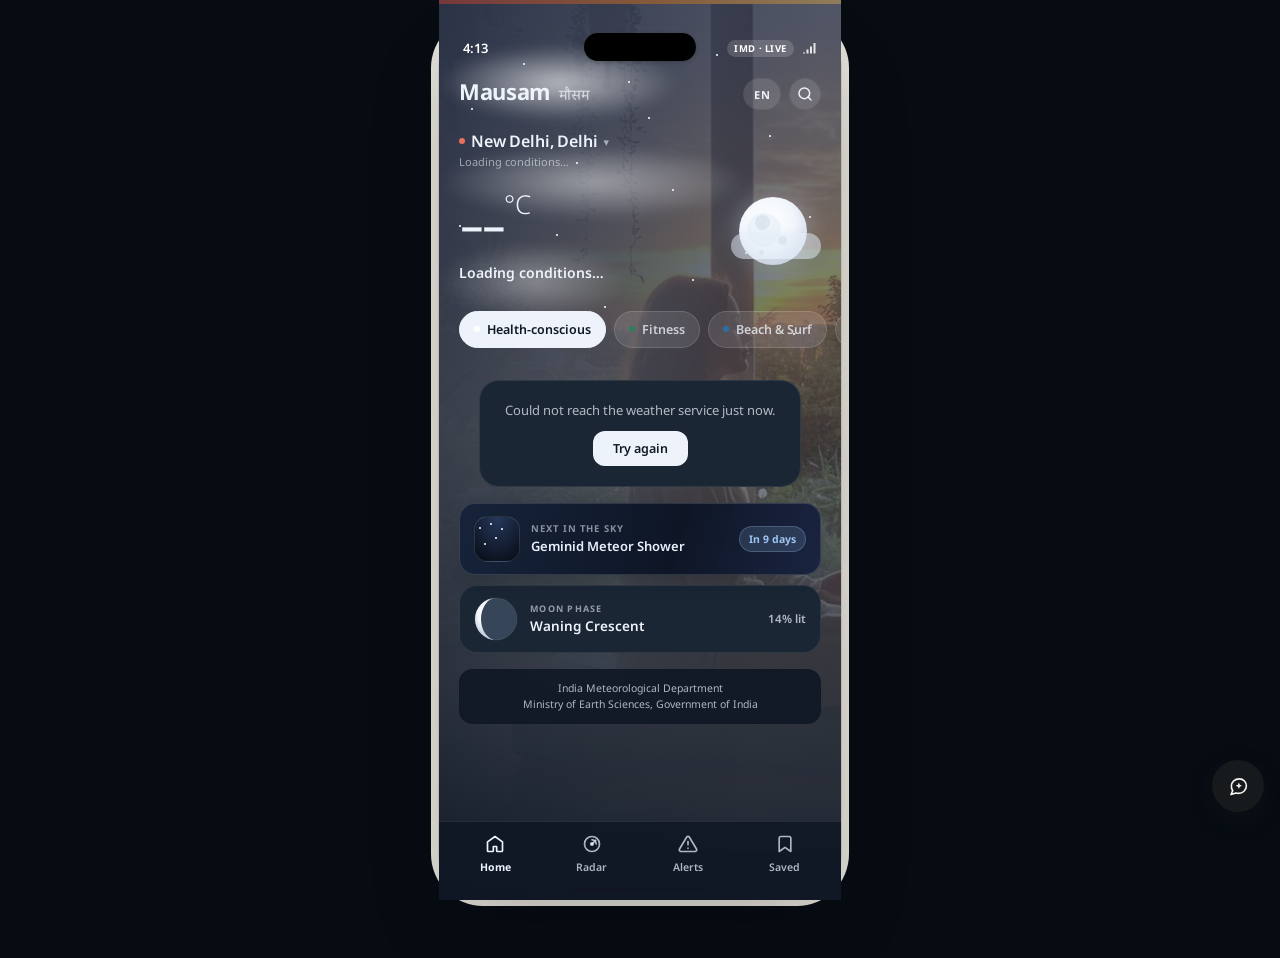
<file: app/index.html>
<!DOCTYPE html>
<html lang="en">
<head>
<meta charset="utf-8">
<meta name="viewport" content="width=device-width, initial-scale=1, viewport-fit=cover">
<meta name="theme-color" content="#F5F4EF">
<meta name="apple-mobile-web-app-capable" content="yes">
<!-- black-translucent puts the status bar over the page so the hero photo
     runs to the very top edge, the way a native iOS weather app looks. Its
     text is always white, so .status-scrim below guarantees something dark
     behind it in both themes; without that the clock vanished against a
     bright sky in light mode and against nothing in dark. -->
<meta name="apple-mobile-web-app-status-bar-style" content="black-translucent">
<meta name="description" content="Mausam · Personalized, persona-driven weather app for India Meteorological Department">
<title>Mausam · Weather for you</title>
<link rel="preconnect" href="https://fonts.googleapis.com">
<link rel="preconnect" href="https://fonts.gstatic.com" crossorigin>
<link rel="manifest" href="./manifest.json">
<link rel="apple-touch-icon" href="./assets/icon-180.png">
<link rel="icon" type="image/png" sizes="32x32" href="./assets/favicon-32.png">
<link rel="icon" type="image/svg+xml" href="./assets/icon.svg">
<script>
/* Request only the font scripts this viewer actually needs. Runs inline and
   before the stylesheet so the request starts in the first parse, and reads
   the same localStorage key i18n.js persists the locale under. */
(function () {
  var loc = 'en';
  try { loc = (JSON.parse(localStorage.getItem('mausam.state.v1')) || {}).locale || 'en'; } catch (e) {}
  var fams = ['Noto+Sans:wght@300;400;500;600;700', 'Noto+Serif+Devanagari:wght@500;600'];
  if (loc === 'bn') fams.push('Noto+Sans+Bengali:wght@400;500;600;700');
  if (loc === 'ta') fams.push('Noto+Sans+Tamil:wght@400;500;600;700');
  var l = document.createElement('link');
  l.rel = 'stylesheet';
  l.href = 'https://fonts.googleapis.com/css2?family=' + fams.join('&family=') + '&display=swap';
  document.head.appendChild(l);
  document.documentElement.lang = loc;

  /* Dusk before the first paint, so nothing flashes bright and then dims.
     This is a clock-only estimate — 17:45 to 21:00 going down, 04:15 to
     07:15 coming back up — and home.js recomputes it against the location's
     real sunrise and sunset the moment the forecast lands. */
  var mins = new Date().getHours() * 60 + new Date().getMinutes();
  var dusk = mins >= 1065 ? Math.min(1, (mins - 1065) / 195)
           : mins <= 435 ? 1 - Math.max(0, (mins - 255) / 180)
           : 0;
  /* Sunset sits 45/195 of the way down the evening ramp; that is where the
     palette changes sides, and --deep measures how far past it we are. */
  var night = dusk >= 45 / 195 ? 1 : 0;
  var deep = Math.min(1, Math.max(0, (dusk - 45 / 195) / (1 - 45 / 195)));
  var el = document.documentElement;
  el.style.setProperty('--dusk', dusk.toFixed(3));
  el.style.setProperty('--night', String(night));
  el.style.setProperty('--deep', deep.toFixed(3));
  el.dataset.theme = night ? 'dark' : 'light';
  var mc = document.querySelector('meta[name="theme-color"]');
  if (mc) {
    var mix = function (f, t) { return Math.round(f + (t - f) * deep).toString(16).padStart(2, '0'); };
    mc.setAttribute('content', night ? '#' + mix(0x22, 0x10) + mix(0x30, 0x18) + mix(0x47, 0x25) : '#F5F4EF');
  }

  /* Sits behind the iOS status bar text. Added here rather than in each
     page's body so there is one copy of it. */
  document.addEventListener('DOMContentLoaded', function () {
    var sc = document.createElement('div');
    sc.className = 'status-scrim';
    document.body.appendChild(sc);
  });
})();
</script>
<link rel="stylesheet" href="./css/styles.css">
</head>
<body>
<div class="app-shell" id="app-root"></div>
<script type="module" src="./js/home.js"></script>
</body>
</html>
</file>
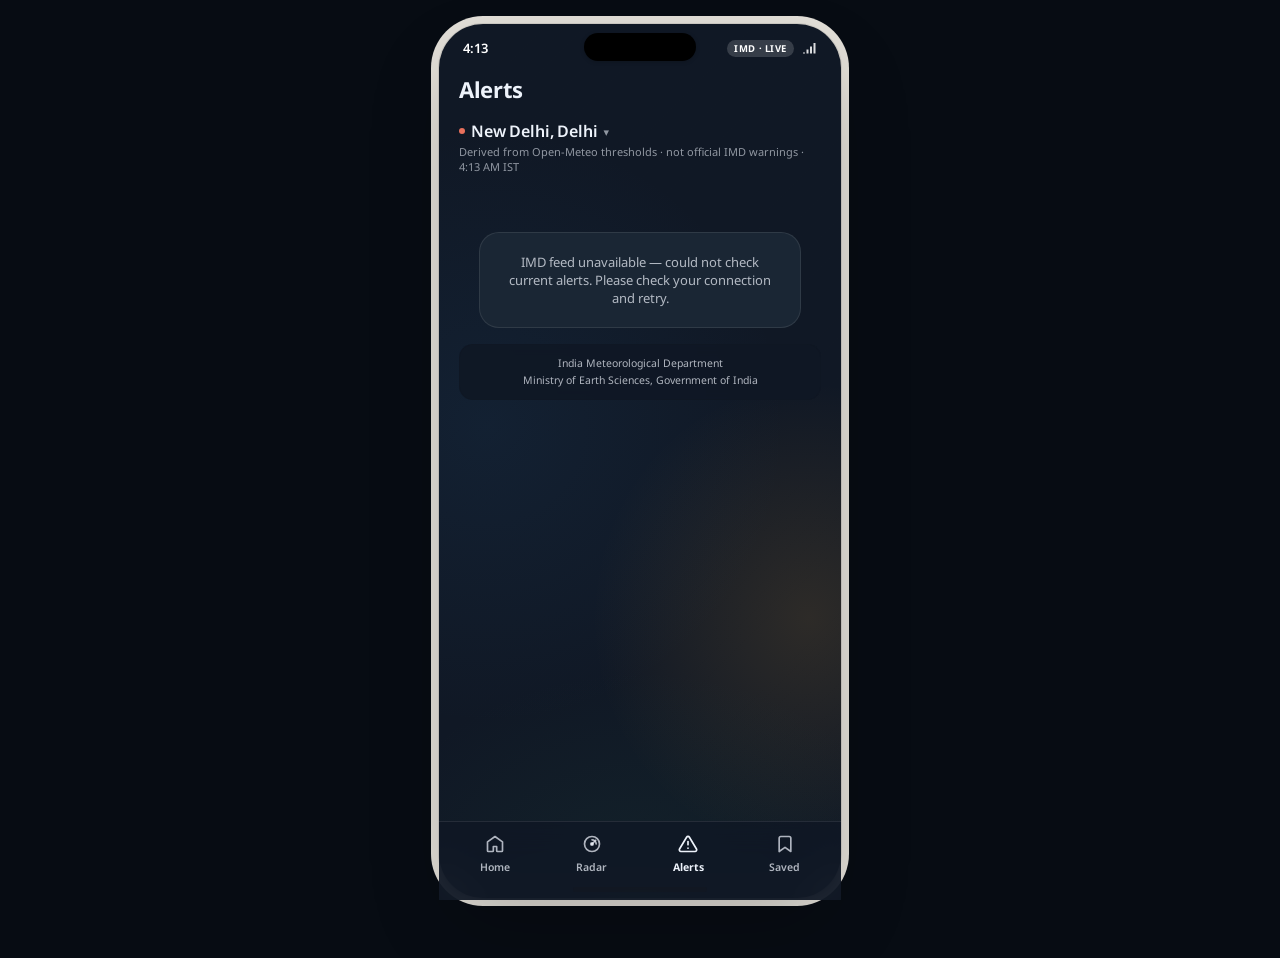
<file: app/alerts.html>
<!DOCTYPE html>
<html lang="en">
<head>
<meta charset="utf-8">
<meta name="viewport" content="width=device-width, initial-scale=1, viewport-fit=cover">
<meta name="theme-color" content="#F5F4EF">
<meta name="apple-mobile-web-app-capable" content="yes">
<!-- black-translucent puts the status bar over the page so the hero photo
     runs to the very top edge, the way a native iOS weather app looks. Its
     text is always white, so .status-scrim below guarantees something dark
     behind it in both themes; without that the clock vanished against a
     bright sky in light mode and against nothing in dark. -->
<meta name="apple-mobile-web-app-status-bar-style" content="black-translucent">
<meta name="description" content="Mausam · Meteorological alerts and IMD nowcasts">
<title>Mausam · Alerts</title>
<link rel="preconnect" href="https://fonts.googleapis.com">
<link rel="manifest" href="./manifest.json">
<link rel="apple-touch-icon" href="./assets/icon-180.png">
<link rel="icon" type="image/png" sizes="32x32" href="./assets/favicon-32.png">
<link rel="icon" type="image/svg+xml" href="./assets/icon.svg">
<script>
/* Request only the font scripts this viewer actually needs. Runs inline and
   before the stylesheet so the request starts in the first parse, and reads
   the same localStorage key i18n.js persists the locale under. */
(function () {
  var loc = 'en';
  try { loc = (JSON.parse(localStorage.getItem('mausam.state.v1')) || {}).locale || 'en'; } catch (e) {}
  var fams = ['Noto+Sans:wght@300;400;500;600;700', 'Noto+Serif+Devanagari:wght@500;600'];
  if (loc === 'bn') fams.push('Noto+Sans+Bengali:wght@400;500;600;700');
  if (loc === 'ta') fams.push('Noto+Sans+Tamil:wght@400;500;600;700');
  var l = document.createElement('link');
  l.rel = 'stylesheet';
  l.href = 'https://fonts.googleapis.com/css2?family=' + fams.join('&family=') + '&display=swap';
  document.head.appendChild(l);
  document.documentElement.lang = loc;

  /* Dusk before the first paint, so nothing flashes bright and then dims.
     This is a clock-only estimate — 17:45 to 21:00 going down, 04:15 to
     07:15 coming back up — and home.js recomputes it against the location's
     real sunrise and sunset the moment the forecast lands. */
  var mins = new Date().getHours() * 60 + new Date().getMinutes();
  var dusk = mins >= 1065 ? Math.min(1, (mins - 1065) / 195)
           : mins <= 435 ? 1 - Math.max(0, (mins - 255) / 180)
           : 0;
  /* Sunset sits 45/195 of the way down the evening ramp; that is where the
     palette changes sides, and --deep measures how far past it we are. */
  var night = dusk >= 45 / 195 ? 1 : 0;
  var deep = Math.min(1, Math.max(0, (dusk - 45 / 195) / (1 - 45 / 195)));
  var el = document.documentElement;
  el.style.setProperty('--dusk', dusk.toFixed(3));
  el.style.setProperty('--night', String(night));
  el.style.setProperty('--deep', deep.toFixed(3));
  el.dataset.theme = night ? 'dark' : 'light';
  var mc = document.querySelector('meta[name="theme-color"]');
  if (mc) {
    var mix = function (f, t) { return Math.round(f + (t - f) * deep).toString(16).padStart(2, '0'); };
    mc.setAttribute('content', night ? '#' + mix(0x22, 0x10) + mix(0x30, 0x18) + mix(0x47, 0x25) : '#F5F4EF');
  }

  /* Sits behind the iOS status bar text. Added here rather than in each
     page's body so there is one copy of it. */
  document.addEventListener('DOMContentLoaded', function () {
    var sc = document.createElement('div');
    sc.className = 'status-scrim';
    document.body.appendChild(sc);
  });
})();
</script>
<link rel="stylesheet" href="./css/styles.css">
</head>
<body>
<div class="app-shell" id="app-root"></div>
<script type="module" src="./js/alertsApp.js"></script>
</body>
</html>
</file>
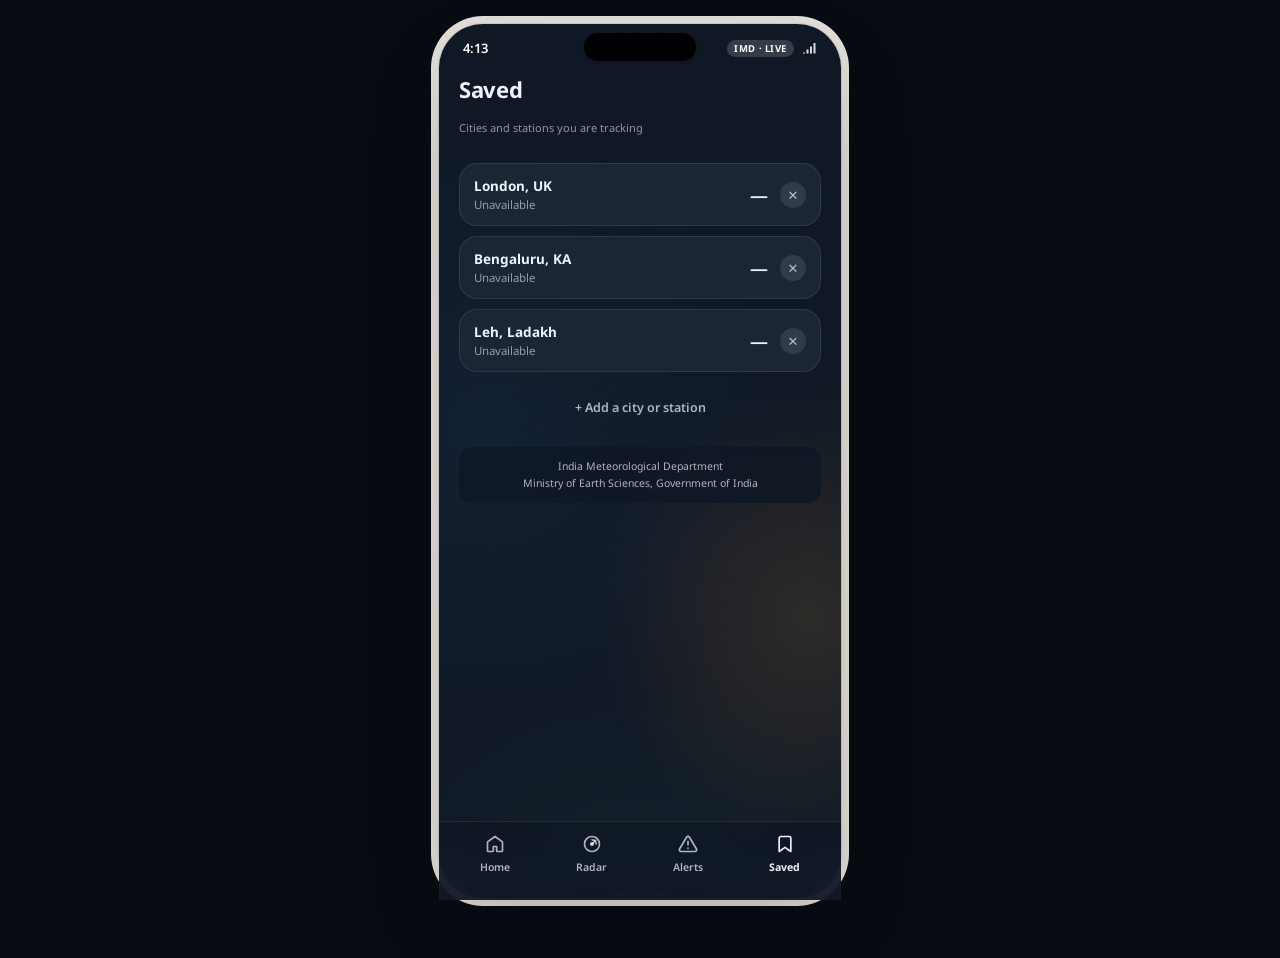
<file: app/saved.html>
<!DOCTYPE html>
<html lang="en">
<head>
<meta charset="utf-8">
<meta name="viewport" content="width=device-width, initial-scale=1, viewport-fit=cover">
<meta name="theme-color" content="#F5F4EF">
<meta name="apple-mobile-web-app-capable" content="yes">
<!-- black-translucent puts the status bar over the page so the hero photo
     runs to the very top edge, the way a native iOS weather app looks. Its
     text is always white, so .status-scrim below guarantees something dark
     behind it in both themes; without that the clock vanished against a
     bright sky in light mode and against nothing in dark. -->
<meta name="apple-mobile-web-app-status-bar-style" content="black-translucent">
<meta name="description" content="Mausam · Tracked and saved meteorological stations">
<title>Mausam · Saved</title>
<link rel="preconnect" href="https://fonts.googleapis.com">
<link rel="manifest" href="./manifest.json">
<link rel="apple-touch-icon" href="./assets/icon-180.png">
<link rel="icon" type="image/png" sizes="32x32" href="./assets/favicon-32.png">
<link rel="icon" type="image/svg+xml" href="./assets/icon.svg">
<script>
/* Request only the font scripts this viewer actually needs. Runs inline and
   before the stylesheet so the request starts in the first parse, and reads
   the same localStorage key i18n.js persists the locale under. */
(function () {
  var loc = 'en';
  try { loc = (JSON.parse(localStorage.getItem('mausam.state.v1')) || {}).locale || 'en'; } catch (e) {}
  var fams = ['Noto+Sans:wght@300;400;500;600;700', 'Noto+Serif+Devanagari:wght@500;600'];
  if (loc === 'bn') fams.push('Noto+Sans+Bengali:wght@400;500;600;700');
  if (loc === 'ta') fams.push('Noto+Sans+Tamil:wght@400;500;600;700');
  var l = document.createElement('link');
  l.rel = 'stylesheet';
  l.href = 'https://fonts.googleapis.com/css2?family=' + fams.join('&family=') + '&display=swap';
  document.head.appendChild(l);
  document.documentElement.lang = loc;

  /* Dusk before the first paint, so nothing flashes bright and then dims.
     This is a clock-only estimate — 17:45 to 21:00 going down, 04:15 to
     07:15 coming back up — and home.js recomputes it against the location's
     real sunrise and sunset the moment the forecast lands. */
  var mins = new Date().getHours() * 60 + new Date().getMinutes();
  var dusk = mins >= 1065 ? Math.min(1, (mins - 1065) / 195)
           : mins <= 435 ? 1 - Math.max(0, (mins - 255) / 180)
           : 0;
  /* Sunset sits 45/195 of the way down the evening ramp; that is where the
     palette changes sides, and --deep measures how far past it we are. */
  var night = dusk >= 45 / 195 ? 1 : 0;
  var deep = Math.min(1, Math.max(0, (dusk - 45 / 195) / (1 - 45 / 195)));
  var el = document.documentElement;
  el.style.setProperty('--dusk', dusk.toFixed(3));
  el.style.setProperty('--night', String(night));
  el.style.setProperty('--deep', deep.toFixed(3));
  el.dataset.theme = night ? 'dark' : 'light';
  var mc = document.querySelector('meta[name="theme-color"]');
  if (mc) {
    var mix = function (f, t) { return Math.round(f + (t - f) * deep).toString(16).padStart(2, '0'); };
    mc.setAttribute('content', night ? '#' + mix(0x22, 0x10) + mix(0x30, 0x18) + mix(0x47, 0x25) : '#F5F4EF');
  }

  /* Sits behind the iOS status bar text. Added here rather than in each
     page's body so there is one copy of it. */
  document.addEventListener('DOMContentLoaded', function () {
    var sc = document.createElement('div');
    sc.className = 'status-scrim';
    document.body.appendChild(sc);
  });
})();
</script>
<link rel="stylesheet" href="./css/styles.css">
</head>
<body>
<div class="app-shell" id="app-root"></div>
<script type="module" src="./js/savedApp.js"></script>
</body>
</html>
</file>
<file: app/css/styles.css>
/* Fonts are requested from each page's <head> instead of an @import here.
   Two reasons: an @import inside the stylesheet cannot start downloading
   until this file itself has arrived (a serial round-trip on a phone), and
   it had to name every script at once — so an English user was pulling the
   full Bengali and Tamil faces, several hundred KB they would never render.
   The head script requests Latin + Devanagari (the wordmark is always
   मौसम) and adds the Bengali or Tamil face only when that locale is on. */

/* Hindi/Bengali/Tamil script fallbacks — the base font stack only covers
   Latin + Devanagari, so Bengali/Tamil text would fall back to a system
   serif and look inconsistent without these. */
:lang(hi){font-family:'Noto Sans','Noto Serif Devanagari',system-ui,sans-serif}
:lang(bn){font-family:'Noto Sans Bengali','Noto Sans',system-ui,sans-serif}
:lang(ta){font-family:'Noto Sans Tamil','Noto Sans',system-ui,sans-serif}

/* Colour through the evening.

   The app has no light/dark switch and no setting. It carries a --dusk
   level from 0 (full daylight) to 1 (full night), hung off the location's
   own sunrise and sunset, and the palette below is built from it. A fixed
   "after 7 PM" rule could not do this: a December evening in Delhi is dark
   by 5:30 while June is still bright at 7.

   Two dials come out of that one level, and the split is the whole point:

   --night picks the palette, and it is 0 or 1 — never in between. Fading a
   palette across its own inversion does not work: halfway between near-black
   text and near-white text, over a background making the same journey, both
   land on the same grey and the words are simply gone (1:1 contrast, and
   under 3:1 for a good stretch either side of it). So the palette steps, at
   the one honest moment for it — sunset — and a short transition carries it
   over so the step reads as a dissolve rather than a flip.

   --deep is where the gradual part actually lives. It runs 0 at sunset to 1
   about two hours later, and the night surfaces ride it from a twilight
   slate down to midnight. So the app is only lightly dark at 7 PM, settles
   all the way down by 9, and comes back up through the same slate before
   sunrise. The text stays white throughout, so nothing has to cross over
   twice. */
@property --night{syntax:'<number>';inherits:true;initial-value:0}
@property --deep{syntax:'<number>';inherits:true;initial-value:0}

/* The weather sky. These are set on <html> by sky.js and transitioned here,
   which is what makes a change of weather a crossfade rather than a cut —
   and because they live on the root rather than on the elements, a
   re-render halfway through picks up the value in flight instead of
   snapping to the end. */
@property --wx-tint{syntax:'<color>';inherits:true;initial-value:#8FC0E8}
@property --wx-top{syntax:'<number>';inherits:true;initial-value:0}
@property --wx-bot{syntax:'<number>';inherits:true;initial-value:0}
@property --sky-1{syntax:'<color>';inherits:true;initial-value:#A9CFEE}
@property --sky-2{syntax:'<color>';inherits:true;initial-value:#D2E3F0}
@property --sky-3{syntax:'<color>';inherits:true;initial-value:#EEEDE5}
@property --sky-4{syntax:'<color>';inherits:true;initial-value:#F5F4EF}

:root{
  --dusk:0;    /* the raw dial, 0..1 — published for inspection; the two
                  below are what the palette is actually built from */
  --night:0;   /* which palette: 0 daylight, 1 night */
  --deep:0;    /* how far into the night: 0 twilight, 1 midnight */
  --night-pct:calc(var(--night) * 100%);
  --deep-pct:calc(var(--deep) * 100%);

  /* Every ramp's ends, named once. d- daylight, t- twilight, n- midnight.
     Only surfaces need a twilight value; ink is white from sunset on. */
  --d-ink:#171A1C;                          --n-ink:#EEF3FB;
  --d-ink-secondary:rgba(23,26,28,.66);     --n-ink-secondary:rgba(238,243,251,.72);
  --d-ink-tertiary:rgba(23,26,28,.62);      --n-ink-tertiary:rgba(238,243,251,.58);
  --d-card-border:rgba(23,26,28,.07);       --n-card-border:rgba(255,255,255,.09);
  --d-chip:rgba(255,255,255,.9);            --n-chip:rgba(255,255,255,.10);
  --d-chip-ink:rgba(23,26,28,.72);          --n-chip-ink:rgba(238,243,251,.78);
  --d-chip-border:rgba(23,26,28,.10);       --n-chip-border:rgba(255,255,255,.14);
  --d-chip-on-bg:#171A1C;                   --n-chip-on-bg:#EEF3FB;
  --d-chip-on-ink:#fff;                     --n-chip-on-ink:#101825;
  --d-icon-btn:rgba(255,255,255,.66);       --n-icon-btn:rgba(255,255,255,.12);
  --d-icon-btn-hover:rgba(255,255,255,.95); --n-icon-btn-hover:rgba(255,255,255,.2);
  --d-cloud:rgba(255,255,255,.86);          --n-cloud:rgba(226,235,247,.5);
  /* The night greens and reds are lifted off their daylight values: the
     same ones go muddy and fail contrast against a dark card. */
  --d-ok:#2E7D5B;      --n-ok:#5FBF92;
  --d-warn:#C9772A;    --n-warn:#E8A45C;
  --d-bad:#C2452D;     --n-bad:#E8705C;
  --d-info:#2C6EA8;    --n-info:#7FB2E5;

  /* Surfaces: daylight, then twilight settling to midnight. */
  --d-page:#F5F4EF;                --t-page:#223047;          --n-page:#101825;
  --d-card:#fff;                   --t-card:#2C3B54;          --n-card:#1A2634;
  --d-panel:#fff;                  --t-panel:#2C3B54;         --n-panel:#1A2634;
  --d-backdrop:#E7E5DF;            --t-backdrop:#16203A;      --n-backdrop:#070C13;
  --d-glass:rgba(245,244,239,.88); --t-glass:rgba(34,48,71,.9); --n-glass:rgba(16,24,37,.9);

  --ink:color-mix(in oklab, var(--n-ink) var(--night-pct), var(--d-ink));
  --ink-secondary:color-mix(in oklab, var(--n-ink-secondary) var(--night-pct), var(--d-ink-secondary));
  --ink-tertiary:color-mix(in oklab, var(--n-ink-tertiary) var(--night-pct), var(--d-ink-tertiary));
  --card-border:color-mix(in oklab, var(--n-card-border) var(--night-pct), var(--d-card-border));
  --chip:color-mix(in oklab, var(--n-chip) var(--night-pct), var(--d-chip));
  --chip-ink:color-mix(in oklab, var(--n-chip-ink) var(--night-pct), var(--d-chip-ink));
  --chip-border:color-mix(in oklab, var(--n-chip-border) var(--night-pct), var(--d-chip-border));
  --chip-on-bg:color-mix(in oklab, var(--n-chip-on-bg) var(--night-pct), var(--d-chip-on-bg));
  --chip-on-ink:color-mix(in oklab, var(--n-chip-on-ink) var(--night-pct), var(--d-chip-on-ink));
  --icon-btn:color-mix(in oklab, var(--n-icon-btn) var(--night-pct), var(--d-icon-btn));
  --icon-btn-hover:color-mix(in oklab, var(--n-icon-btn-hover) var(--night-pct), var(--d-icon-btn-hover));
  --cloud:color-mix(in oklab, var(--n-cloud) var(--night-pct), var(--d-cloud));
  --ok:color-mix(in oklab, var(--n-ok) var(--night-pct), var(--d-ok));
  --warn:color-mix(in oklab, var(--n-warn) var(--night-pct), var(--d-warn));
  --bad:color-mix(in oklab, var(--n-bad) var(--night-pct), var(--d-bad));
  --info:color-mix(in oklab, var(--n-info) var(--night-pct), var(--d-info));

  /* Twilight settling to midnight first, then that against daylight. */
  --page:color-mix(in oklab, color-mix(in oklab, var(--n-page) var(--deep-pct), var(--t-page)) var(--night-pct), var(--d-page));
  --card:color-mix(in oklab, color-mix(in oklab, var(--n-card) var(--deep-pct), var(--t-card)) var(--night-pct), var(--d-card));
  --panel:color-mix(in oklab, color-mix(in oklab, var(--n-panel) var(--deep-pct), var(--t-panel)) var(--night-pct), var(--d-panel));
  --backdrop:color-mix(in oklab, color-mix(in oklab, var(--n-backdrop) var(--deep-pct), var(--t-backdrop)) var(--night-pct), var(--d-backdrop));
  --glass:color-mix(in oklab, color-mix(in oklab, var(--n-glass) var(--deep-pct), var(--t-glass)) var(--night-pct), var(--d-glass));
}

/* --night is what needs easing; --deep only ever moves a minute at a time,
   but carrying it too keeps even that from reading as a redraw. */
html{transition:--night .9s ease, --deep 1.2s linear,
     --wx-tint .8s ease, --wx-top .8s ease, --wx-bot .8s ease,
     --sky-1 .8s ease, --sky-2 .8s ease, --sky-3 .8s ease, --sky-4 .8s ease}
@media (prefers-reduced-motion:reduce){ html{transition:none} }

/* Without color-mix there is no dissolve to be had, so fall back to the
   plain two-step switch on the attribute that already marks the crossover,
   and pin the night surfaces at midnight rather than twilight. */
@supports not (color: color-mix(in oklab, #000 50%, #fff)){
  [data-theme="dark"]{
    --ink:var(--n-ink);
    --ink-secondary:var(--n-ink-secondary);
    --ink-tertiary:var(--n-ink-tertiary);
    --card-border:var(--n-card-border);
    --chip:var(--n-chip);
    --chip-ink:var(--n-chip-ink);
    --chip-border:var(--n-chip-border);
    --chip-on-bg:var(--n-chip-on-bg);
    --chip-on-ink:var(--n-chip-on-ink);
    --icon-btn:var(--n-icon-btn);
    --icon-btn-hover:var(--n-icon-btn-hover);
    --cloud:var(--n-cloud);
    --ok:var(--n-ok);
    --warn:var(--n-warn);
    --bad:var(--n-bad);
    --info:var(--n-info);
    --page:var(--n-page);
    --card:var(--n-card);
    --panel:var(--n-panel);
    --backdrop:var(--n-backdrop);
    --glass:var(--n-glass);
  }
}

*{box-sizing:border-box}
html,body{margin:0;padding:0}
body{
  background:var(--backdrop);
  font-family:'Noto Sans',system-ui,sans-serif;
  color:var(--ink);
  display:flex;
  justify-content:center;
  align-items:flex-start;
  min-height:100vh;
  padding:24px 12px 60px;
}
a{color:#1C5C93;text-decoration:none}
a:hover{color:#123f66}
::-webkit-scrollbar{display:none}
button{font-family:inherit;border:none;background:none;padding:0;cursor:pointer}
input{font-family:inherit}

.app-shell{
  position:relative;
  width:402px;
  max-width:100vw;
  min-height:874px;
  background:var(--page);
  border-radius:44px;
  overflow:hidden;
  box-shadow:0 35px 80px -10px rgba(0,0,0,.22), 0 0 0 1px rgba(23,26,28,.10), 0 0 0 8px #E2DFD8;
}

@media (max-width:440px){
  body{padding:0}
  .app-shell{border-radius:0;width:100%;box-shadow:none;min-height:100vh}
}

/* Phone Status Bar & Dynamic Island */
.phone-status-bar{
  position:absolute;top:0;left:0;right:0;height:48px;
  display:flex;justify-content:space-between;align-items:center;
  padding:0 24px;z-index:40;pointer-events:none;
  font-size:13px;font-weight:600;color:var(--ink);
}
.phone-status-bar.dark{color:#fff}
.dynamic-island{
  position:absolute;left:50%;transform:translateX(-50%);top:9px;
  width:112px;height:28px;border-radius:14px;background:#000;
  box-shadow:0 1px 4px rgba(0,0,0,.2);
}
.status-badges{display:flex;align-items:center;gap:8px}
.status-imd-pill{
  font-size:9.5px;font-weight:700;letter-spacing:.06em;
  padding:2px 7px;border-radius:999px;background:rgba(23,26,28,.08);
  color:var(--ink);
}
.phone-status-bar.dark .status-imd-pill{
  background:rgba(255,255,255,.16);color:#fff;
}
.home-indicator{
  position:fixed;bottom:8px;left:50%;transform:translateX(-50%);
  width:134px;height:5px;border-radius:100px;background:rgba(23,26,28,.22);
  z-index:60;pointer-events:none;
}
.dark .home-indicator{background:rgba(255,255,255,.5)}
@media (max-width:440px){
  /* On a real phone the OS already shows a real status bar (real clock,
     real signal). This simulated one is desktop-mockup chrome only —
     showing it on an actual device just draws a fake clock/IMD pill on
     top of the real one. */
  .phone-status-bar{display:none}
  .dynamic-island{display:none}
  .home-indicator{display:none}
}

/* Behind the photograph, so mostly what you see while the photograph is
   still arriving. Its stops come from the same weather table as the wash,
   and at night sky.js settles them with --deep like every other surface. */
.sky-gradient{
  position:absolute;top:0;left:0;right:0;height:440px;pointer-events:none;z-index:0;
  background:linear-gradient(180deg,var(--sky-1) 0%,var(--sky-2) 42%,var(--sky-3) 78%,var(--sky-4) 100%);
}

.texture-glow{
  position:absolute;inset:0;pointer-events:none;z-index:0;
  background:
    radial-gradient(120% 55% at 12% 46%,rgba(44,110,168,.10),transparent 62%),
    radial-gradient(90% 45% at 92% 68%,rgba(242,169,59,.13),transparent 60%),
    radial-gradient(110% 40% at 50% 100%,rgba(46,125,91,.10),transparent 65%);
}
.texture-grain{
  position:absolute;inset:0;pointer-events:none;opacity:.5;z-index:0;
  background-image:repeating-linear-gradient(135deg,rgba(23,26,28,.035) 0 1px,transparent 1px 7px);
}

/* Photo Crop Band: Subject strictly on right half, left protected for text column.
   Fixed to the viewport (not app-shell) so it stays put as the page scrolls —
   the header and persona chips scroll normally over it, and content-sheet
   below (opaque) covers it completely once scrolled far enough. */
.hero-photo-band{
  position:fixed;top:0;left:50%;transform:translateX(-50%);
  width:402px;max-width:100vw;overflow:hidden;z-index:0;
  height:100vh;height:100dvh; /* dvh tracks the real visible viewport (iOS Safari's
    collapsing address bar included) — a fixed px guess was consistently shorter
    than people's actual screens, leaving a gap before the content sheet. */
}
.hero-photo-wrapper{position:absolute;transition:all .35s ease}
.hero-photo-wrapper img{width:100%;height:100%;object-fit:cover;display:block}
.hero-scrim{
  position:fixed;top:0;left:50%;transform:translateX(-50%);
  width:402px;max-width:100vw;pointer-events:none;z-index:2;transition:background .35s ease;
  height:100vh;height:100dvh;
}
.hero-scrim.night{opacity:calc(var(--night) * (.7 + .3 * var(--deep)))}
.hero-accent-bar{
  position:fixed;top:0;left:50%;transform:translateX(-50%);
  width:402px;max-width:100vw;height:4px;z-index:3;
}
@media (max-width:440px){
  .hero-photo-band, .hero-scrim, .hero-accent-bar,
  .weather-wash, .weather-fx{left:0;transform:none;width:100%}
}

/* ---------- weather sky ----------
   Two layers between the photograph and the scrim: a wash that carries the
   weather's colour, and the animated layer in front of it. Both sit under
   the scrim on purpose — the scrim is what fades the lower hero towards the
   page colour, and that is what keeps body text legible over a photograph.
   Rain painted on top of it would undo that, and it also means the drops
   fade out exactly where the reading starts. */
.weather-wash, .weather-fx{
  position:fixed;top:0;left:50%;transform:translateX(-50%);
  width:402px;max-width:100vw;height:100vh;height:100dvh;
  pointer-events:none;z-index:3;overflow:hidden;
}
/* Both sit above the scrim rather than below it. Under it they were all
   but invisible in daylight: the scrim carries the persona tint at .88
   alpha across the top corner, which is most of where the weather would
   have shown. Above it they are legible — and safe, because the wash is
   gone by two thirds down and the falling layer is masked out before it,
   so neither of them ever reaches the text the scrim exists to protect.
   Measured worst case (a daytime thunderstorm, the heaviest wash here):
   the wordmark still sits at 8.5:1. */
.weather-fx{
  -webkit-mask-image:linear-gradient(180deg,#000 0%,#000 44%,transparent 66%);
  mask-image:linear-gradient(180deg,#000 0%,#000 44%,transparent 66%);
}
.weather-wash{
  background:linear-gradient(180deg,
    color-mix(in srgb, var(--wx-tint) calc(var(--wx-top) * 100%), transparent) 0%,
    color-mix(in srgb, var(--wx-tint) calc(var(--wx-top) * 62%), transparent) 34%,
    color-mix(in srgb, var(--wx-tint) calc(var(--wx-bot) * 100%), transparent) 68%,
    transparent 100%);
}

/* Every particle below animates transform and opacity only, so none of it
   touches layout or paint — and none of it runs a JS loop. The negative
   delays start each one mid-flight, so the layer reads as weather already
   under way the moment it appears rather than everything falling from the
   top at once. */
.wx-drop{
  position:absolute;top:0;width:2px;height:24px;border-radius:1px;
  background:linear-gradient(180deg,rgba(220,236,255,0),rgba(220,236,255,.92));
  animation:wxRain linear infinite;
}
@keyframes wxRain{
  from{transform:translate3d(0,-8vh,0);opacity:0}
  8%{opacity:1}
  to{transform:translate3d(-26px,86vh,0);opacity:.15}
}

.wx-flake{
  position:absolute;top:0;width:7px;height:7px;border-radius:50%;
  background:rgba(255,255,255,.95);box-shadow:0 0 4px rgba(255,255,255,.5);
  animation:wxSnow linear infinite;
}
@keyframes wxSnow{
  from{transform:translate3d(0,-6vh,0);opacity:0}
  10%{opacity:.9}
  50%{transform:translate3d(15px,38vh,0)}
  to{transform:translate3d(-8px,84vh,0);opacity:.1}
}

.wx-cloud{
  position:absolute;left:0;height:76px;border-radius:50%;
  background:radial-gradient(closest-side,rgba(255,255,255,.85),rgba(255,255,255,0));
  filter:blur(6px);animation:wxDrift linear infinite;
}
@keyframes wxDrift{
  from{transform:translate3d(-60%,0,0)}
  to{transform:translate3d(420px,0,0)}
}

.wx-fog{
  position:absolute;left:-20%;width:140%;height:120px;
  background:linear-gradient(180deg,rgba(232,232,228,0),rgba(232,232,228,.75),rgba(232,232,228,0));
  filter:blur(10px);animation:wxFog ease-in-out infinite alternate;
}
@keyframes wxFog{
  from{transform:translate3d(-40px,0,0) scaleY(.9)}
  to{transform:translate3d(40px,0,0) scaleY(1.15)}
}

/* The sun. One element, pulsing slowly — bright enough to notice on a clear
   afternoon and not so much that it competes with the temperature. */
.wx-ray{
  position:absolute;top:-70px;right:-60px;width:300px;height:300px;border-radius:50%;
  background:radial-gradient(closest-side,rgba(255,226,164,.55),rgba(255,214,132,.16) 52%,rgba(255,214,132,0));
  animation:wxPulse 7s ease-in-out infinite;
}
@keyframes wxPulse{
  0%,100%{transform:scale(1);opacity:.75}
  50%{transform:scale(1.13);opacity:1}
}

.wx-star{
  position:absolute;width:2px;height:2px;border-radius:50%;background:#fff;
  animation:wxTwinkle 4.5s ease-in-out infinite;
}
@keyframes wxTwinkle{
  0%,100%{opacity:.25;transform:scale(1)}
  50%{opacity:.95;transform:scale(1.5)}
}

/* Lightning: dark almost all of the time, with two quick strikes near the
   end of a long cycle so it stays startling instead of decorative. */
.wx-flash{
  position:absolute;inset:0;background:rgba(226,238,255,.85);opacity:0;
  animation:wxFlash 11s linear infinite;
}
@keyframes wxFlash{
  0%,88%,100%{opacity:0}
  89%{opacity:.5}
  90.5%{opacity:0}
  92%{opacity:.34}
  93.5%{opacity:0}
}

/* Falling and flashing is the part that can genuinely bother people, so it
   goes entirely; the slow drifts just hold still. */
@media (prefers-reduced-motion:reduce){
  .wx-drop, .wx-flake, .wx-flash{display:none}
  .wx-cloud, .wx-fog, .wx-ray, .wx-star{animation:none}
}

.content{position:relative;z-index:4}
/* No background here on purpose — the fixed photo behind stays visible
   through the gaps around cards for the whole page, not just the first
   screen. Individual cards (tiles, panels, footer) stay opaque on their
   own, so text is never sitting directly on the photo. */
/* Clears the bottom nav plus the floating assistant button, so the last
   card on the page is never parked permanently underneath either. */
.content-sheet{position:relative;padding-bottom:148px}

.header-block{padding:54px 20px 24px}
@media (max-width:440px){
  /* That 54px was reserved for the fake status bar, which is now hidden on
     real phones. The page is viewport-fit=cover and the PWA runs
     standalone, so content really does extend under the clock and notch —
     the inset is what keeps the wordmark out from under them. The fallback
     0px covers every non-notched device and desktop. */
  .header-block{padding-top:max(18px, calc(6px + env(safe-area-inset-top, 0px)))}
}
.wordmark-row{display:flex;align-items:center;justify-content:space-between;margin-bottom:20px}
.wordmark{display:flex;align-items:baseline;gap:9px}
.wordmark .en{font-size:22px;font-weight:700;line-height:1;letter-spacing:-.015em}
.wordmark .hi{font-family:'Noto Serif Devanagari',serif;font-weight:500;font-size:15px;color:var(--ink-secondary)}
.header-icons{display:flex;align-items:center;gap:8px}
.icon-btn{
  width:32px;height:32px;border-radius:16px;background:var(--icon-btn);
  border:1px solid rgba(23,26,28,.09);display:flex;align-items:center;justify-content:center;
  color:var(--ink);transition:background .15s;
}
.icon-btn:hover{background:var(--icon-btn-hover)}
.lang-btn{width:auto;padding:0 10px;font-size:11px;font-weight:700;letter-spacing:.03em}
.lang-panel{gap:2px}
.lang-list{margin-top:4px}
.lang-row{
  display:flex;align-items:center;justify-content:space-between;padding:14px 4px;
  border-top:1px solid rgba(23,26,28,.07);font-size:14px;font-weight:600;cursor:pointer;
}
.lang-row:first-of-type{border-top:none}
.lang-row.active{color:var(--ok)}
.lang-row svg{width:16px;height:16px}

.location-row{display:flex;align-items:center;gap:6px;margin-bottom:2px;cursor:pointer;user-select:none}
.location-dot{width:6px;height:6px;border-radius:3px;background:var(--bad)}
.location-city{font-size:16px;font-weight:600;letter-spacing:-.01em}
.location-caret{font-size:11px;color:var(--ink-tertiary)}
.location-sub{font-size:11px;color:var(--ink-tertiary);margin-bottom:14px}

.current-row{display:flex;align-items:flex-start;justify-content:space-between;gap:12px}
.temp-block .deg-row{display:flex;align-items:flex-start}
.temp-block .deg{font-size:80px;font-weight:300;line-height:.92;letter-spacing:-.045em}
.temp-block .unit{font-size:26px;font-weight:300;line-height:1;padding-top:8px}
.raining-now{
  display:inline-flex;align-items:center;gap:6px;margin-top:8px;
  padding:5px 10px;border-radius:999px;background:rgba(44,110,168,.12);
  border:1px solid rgba(44,110,168,.28);color:var(--info);
  font-size:11.5px;font-weight:700;letter-spacing:.01em;
}
.live-dot{
  width:6px;height:6px;border-radius:50%;background:var(--info);flex:none;
  animation:livePulse 1.8s ease-in-out infinite;
}
@keyframes livePulse{0%,100%{opacity:1}50%{opacity:.25}}
@media (prefers-reduced-motion:reduce){.live-dot{animation:none}}

.temp-block .condition{font-size:14px;font-weight:600;margin-top:6px}
.temp-block .minmax{font-size:12px;color:var(--ink-secondary);margin-top:3px}

.condition-icon{width:96px;height:96px;flex:none;position:relative}
.condition-icon .sun{position:absolute;inset:14px;border-radius:50%;overflow:hidden;background:radial-gradient(circle at 34% 32%,#FFE9B0,#F2A93B 70%,#E0872A);box-shadow:0 0 34px rgba(242,169,59,.45)}
.condition-icon .cloud-a{position:absolute;left:6px;right:0;bottom:20px;height:26px;border-radius:16px;background:var(--cloud);box-shadow:0 6px 16px rgba(23,26,28,.10)}
.condition-icon .cloud-b{position:absolute;left:22px;bottom:32px;width:34px;height:34px;border-radius:50%;background:var(--cloud)}
.condition-icon.rain .sun{background:radial-gradient(circle at 34% 32%,#DCE6EE,#8FA8BC 70%,#5F7C93);box-shadow:0 0 24px rgba(95,124,147,.35)}
.condition-icon.cloud .sun{background:radial-gradient(circle at 34% 32%,#EDEFF1,#C9CFD4 70%,#9AA5AC);box-shadow:0 0 20px rgba(154,165,172,.3)}

.alert-banner{margin-top:18px;display:flex;gap:11px;align-items:flex-start;padding:13px 14px;border-radius:16px;background:#FDF1DC;border:1px solid rgba(201,119,42,.28)}
.alert-badge{width:22px;height:22px;flex:none;border-radius:7px;background:var(--warn);color:#fff;font-size:13px;font-weight:700;display:flex;align-items:center;justify-content:center}
.alert-eyebrow{font-size:12px;font-weight:700;color:#8A4F13;letter-spacing:.04em}
.alert-body{font-size:12.5px;line-height:1.45;color:#5D3A11;margin-top:3px}

.persona-scroll{display:flex;gap:8px;overflow-x:auto;padding:2px 20px 12px}
.persona-chip{
  flex:none;display:flex;align-items:center;gap:7px;padding:9px 14px;border-radius:999px;
  cursor:pointer;font-size:12.5px;font-weight:600;white-space:nowrap;user-select:none;
  transition:background .18s,color .18s,border-color .18s,transform .12s;
  background:var(--chip);color:var(--chip-ink);border:1px solid var(--chip-border);
}
.persona-chip:active{transform:scale(.96)}
.persona-chip .dot{width:6px;height:6px;border-radius:3px}
.persona-chip.active{background:var(--chip-on-bg);color:var(--chip-on-ink);border-color:var(--chip-on-bg)}

.section-body{padding:4px 20px 0}
.section-heading{display:flex;align-items:baseline;justify-content:space-between;margin-bottom:11px}
.section-heading .title{font-size:13px;font-weight:700;letter-spacing:-.01em}
.section-heading .meta{font-size:11px;color:var(--ink-secondary)}

.tile-grid{display:grid;grid-template-columns:1fr 1fr;gap:10px}
.tile{background:var(--card);border:1px solid var(--card-border);border-radius:18px;padding:13px 14px 12px;box-shadow:0 1px 2px rgba(23,26,28,.04);transition:transform .15s}
.tile .eyebrow{font-size:9.5px;font-weight:700;letter-spacing:.13em;color:var(--ink-secondary)}
.tile .value-row{display:flex;align-items:baseline;gap:4px;margin-top:7px}
.tile .value{font-size:23px;font-weight:600;letter-spacing:-.03em;line-height:1}
.tile .unit{font-size:11px;font-weight:600;color:var(--ink-tertiary)}
.tile .status-row{display:flex;align-items:center;gap:6px;margin-top:8px}
.tile .status-dot{width:7px;height:7px;border-radius:4px;flex:none}
.tile .status-text{font-size:11.5px;font-weight:600}
.tile .progress-track{margin-top:9px;height:4px;border-radius:3px;background:rgba(23,26,28,.07);overflow:hidden}
.tile .progress-fill{height:100%;border-radius:3px;transition:width .4s ease}
.tile.skeleton .value,.tile.skeleton .status-text,.tile.skeleton .eyebrow{
  background:rgba(23,26,28,.08);color:transparent;border-radius:4px;
}

.panel{margin-top:12px;background:var(--card);border:1px solid var(--card-border);border-radius:20px;padding:15px 16px 6px;box-shadow:0 1px 2px rgba(23,26,28,.04)}
.panel-header{display:flex;align-items:baseline;justify-content:space-between}
.panel-header .title{font-size:13px;font-weight:700}
.panel-header .meta{font-size:11px;color:var(--ink-secondary)}
.panel-row{display:flex;align-items:center;justify-content:space-between;gap:12px;padding:11px 0;border-top:1px solid rgba(23,26,28,.07)}
.panel-row .label{font-size:13px;font-weight:600}
.panel-row .note{font-size:11.5px;color:var(--ink-tertiary);margin-top:2px}
.panel-row .rvalue{font-size:13.5px;font-weight:700;white-space:nowrap}

.guidance-card{margin-top:12px;display:flex;gap:11px;align-items:flex-start;padding:14px;border-radius:18px;background:#EAF0EC;border:1px solid rgba(46,125,91,.22)}
.guidance-badge{width:22px;height:22px;flex:none;border-radius:7px;background:var(--ok)}
.guidance-eyebrow{font-size:9.5px;font-weight:700;letter-spacing:.13em;color:var(--ok)}
.guidance-body{font-size:12.5px;line-height:1.5;color:#22392F;margin-top:4px}

.outlook{margin-top:14px;background:var(--card);border:1px solid var(--card-border);border-radius:20px;padding:15px 14px 14px;box-shadow:0 1px 2px rgba(23,26,28,.04)}
.outlook-header{display:flex;align-items:baseline;justify-content:space-between;padding:0 2px 12px}
.outlook-header .title{font-size:13px;font-weight:700}
.outlook-header .meta{font-size:11px;color:var(--ink-secondary)}
.outlook-grid{display:grid;grid-template-columns:repeat(7,1fr);gap:2px}
.outlook-col{display:flex;flex-direction:column;align-items:center;gap:7px}
.outlook-col .day{font-size:10.5px;font-weight:700;color:var(--ink-secondary)}
.outlook-col .dot{width:18px;height:18px;border-radius:50%}
.outlook-col .bar-track{width:6px;height:44px;border-radius:4px;background:rgba(23,26,28,.07);display:flex;align-items:flex-end;overflow:hidden}
.outlook-col .bar-fill{width:100%;border-radius:4px;background:var(--info);transition:height .4s ease}
.outlook-col .rain-label{font-size:10px;font-weight:700;color:var(--info)}
.outlook-col .hi{font-size:12px;font-weight:700}
.outlook-col .lo{font-size:11px;color:var(--ink-secondary);margin-top:-4px}

.footer-note{
  font-size:10.5px;line-height:1.6;color:var(--ink-secondary);text-align:center;
  margin:16px 20px 8px;padding:10px 14px;border-radius:14px;
  background:var(--glass);backdrop-filter:blur(6px);
  border:1px solid rgba(23,26,28,.06);
}

/* Unified SVG Bottom Navigation — fixed to the viewport so it's always
   visible, not just once you scroll far enough for a sticky element to
   catch up (that was the bug: it "appeared" only near the bottom). */
.bottom-nav{
  position:fixed;bottom:0;left:50%;transform:translateX(-50%);
  width:402px;max-width:100vw;
  background:var(--glass);backdrop-filter:blur(16px);
  border-top:1px solid var(--card-border);display:grid;grid-template-columns:repeat(4,1fr);
  padding:10px 8px max(26px, calc(10px + env(safe-area-inset-bottom, 0px)));z-index:30;
}
@media (max-width:440px){
  .bottom-nav{left:0;transform:none;width:100%}
}
.nav-item{
  /* currentColor, not a colour baked into the SVG markup: the icons then
     ride the same --ink ramp as the labels and dim with the page rather
     than flipping in one step at the halfway mark. */
  color:var(--ink-secondary);
  display:flex;flex-direction:column;align-items:center;gap:4px;
  text-decoration:none;cursor:pointer;transition:transform .12s ease;
  /* Each tab is a full page load. Without an instant pressed state the tap
     looks ignored for as long as the next page takes to arrive, and people
     tap again — which is what made the radar tab feel like it needed two or
     three presses. manipulation also drops the legacy double-tap delay. */
  touch-action:manipulation;-webkit-tap-highlight-color:transparent;
}
.nav-item:active{transform:scale(.94)}
.nav-item.active{color:var(--ink)}
.nav-item.nav-pressed .label{font-weight:700;color:var(--ink)}
.nav-item.nav-pressed .nav-svg{stroke:var(--ink)}
.dark .nav-item.nav-pressed .label{color:#fff}
.dark .nav-item.nav-pressed .nav-svg{stroke:#fff}
.nav-icon-wrap{
  position:relative;width:24px;height:24px;display:flex;align-items:center;justify-content:center;
}
.nav-svg{display:block;transition:stroke .18s ease, fill .18s ease}
.nav-badge-dot{
  position:absolute;top:0px;right:-3px;width:7px;height:7px;border-radius:50%;
  background:var(--bad);box-shadow:0 0 0 1.5px var(--page);
}
.nav-item .label{font-size:10.5px;font-weight:600;color:var(--ink-secondary);transition:color .18s ease}
.nav-item.active .label{font-weight:700;color:var(--ink)}

.dark .bottom-nav{background:rgba(12,22,34,.92);border-top-color:rgba(255,255,255,.10)}
.dark .nav-item{color:rgba(255,255,255,.68)}
.dark .nav-item.active{color:#fff}
.dark .nav-item .label{color:rgba(255,255,255,.68)}
.dark .nav-item.active .label{color:#fff}
.dark .nav-badge-dot{box-shadow:0 0 0 1.5px #0C1622}

.error-card{margin:16px 20px;background:var(--card);border:1px solid var(--card-border);border-radius:20px;padding:20px;text-align:center;font-size:13px;color:var(--ink-secondary)}

/* Search Overlay & Shortcuts */
.search-overlay{
  position:absolute;inset:0;z-index:60;background:rgba(23,26,28,.55);
  display:flex;flex-direction:column;padding:54px 16px 20px;backdrop-filter:blur(4px);
}
.search-panel{
  background:var(--panel);border-radius:24px;padding:18px 16px;max-height:80%;
  display:flex;flex-direction:column;overflow:hidden;box-shadow:0 12px 36px rgba(0,0,0,.25);
}
.search-input-row{display:flex;gap:10px;align-items:center}
.search-input{
  flex:1;border:1px solid rgba(23,26,28,.15);border-radius:14px;padding:11px 14px;
  font-size:14px;outline:none;background:rgba(23,26,28,.02);transition:border-color .15s;
}
.search-input:focus{border-color:var(--ink);background:var(--panel)}
.search-close{font-size:13px;font-weight:600;color:var(--ink-secondary);padding:6px 10px}
.search-quick-title{font-size:10px;font-weight:700;letter-spacing:.08em;color:var(--ink-secondary);margin:12px 2px 8px}
.search-chips{display:flex;flex-wrap:wrap;gap:6px;margin-bottom:6px}
.search-chip{
  font-size:11.5px;font-weight:600;padding:6px 11px;border-radius:999px;
  background:rgba(23,26,28,.05);color:var(--ink);cursor:pointer;
  border:1px solid rgba(23,26,28,.08);transition:all .15s ease;
}
.search-chip:hover{background:var(--chip-on-bg);color:var(--chip-on-ink);border-color:var(--chip-on-bg)}
.geo-btn{
  display:flex;align-items:center;justify-content:center;gap:7px;
  width:100%;padding:10px 14px;border-radius:12px;background:#EAF0EC;
  color:var(--ok);font-size:12.5px;font-weight:600;margin-top:8px;
  border:1px solid rgba(46,125,91,.2);cursor:pointer;transition:background .15s;
}
.geo-btn:hover{background:#dbe8de}
.geo-btn:disabled{background:rgba(23,26,28,.05);color:var(--ink-tertiary);border-color:rgba(23,26,28,.1);cursor:not-allowed}
.geo-btn:disabled:hover{background:rgba(23,26,28,.05)}
.search-results{margin-top:8px;overflow-y:auto}
.search-result{padding:10px 8px;border-top:1px solid rgba(23,26,28,.07);cursor:pointer;font-size:13px;border-radius:8px}
.search-result:hover{background:rgba(23,26,28,.04)}
.search-result:first-child{border-top:none}
.search-result .name{font-weight:600}
.search-result .region{font-size:11px;color:var(--ink-tertiary)}
.search-empty{font-size:12.5px;color:var(--ink-tertiary);padding:10px 6px;text-align:center}
.sample-tag{font-size:9px;font-weight:700;letter-spacing:.05em;color:rgba(23,26,28,.4);margin-left:4px}

/* Alerts screen */
.alerts-list{display:flex;flex-direction:column;gap:10px}
.alert-card{border-radius:18px;padding:14px;border:1px solid;display:flex;flex-direction:column;gap:6px}
.alert-card.tone-bad{background:#FCEAE5;border-color:rgba(194,69,45,.3)}
.alert-card.tone-warn{background:#FDF1DC;border-color:rgba(201,119,42,.28)}
.alert-card.tone-info{background:#EAF1F7;border-color:rgba(44,110,168,.25)}
.alert-card-top{display:flex;align-items:center;justify-content:space-between;gap:8px}
.alert-card-badge{font-size:10.5px;font-weight:700;letter-spacing:.05em}
.tone-bad .alert-card-badge{color:#8A2A18}
.tone-warn .alert-card-badge{color:#8A4F13}
.tone-info .alert-card-badge{color:#1A4E78}
.alert-card-time{font-size:10.5px;color:var(--ink-tertiary);white-space:nowrap}
.alert-card-title{font-size:14px;font-weight:700;color:var(--ink)}
.alert-card-body{font-size:12.5px;line-height:1.45}
.tone-bad .alert-card-body{color:#6B241A}
.tone-warn .alert-card-body{color:#5D3A11}
.tone-info .alert-card-body{color:#173C5C}
.no-alerts-card{margin-top:4px;background:var(--card);border:1px solid var(--card-border);border-radius:20px;padding:28px 20px;text-align:center}
.no-alerts-badge{width:40px;height:40px;border-radius:20px;background:#EAF0EC;color:var(--ok);font-size:20px;font-weight:700;display:flex;align-items:center;justify-content:center;margin:0 auto 12px}
.no-alerts-title{font-size:14px;font-weight:700;color:var(--ink)}
.no-alerts-sub{font-size:12px;color:var(--ink-secondary);margin-top:4px}

/* Saved screen */
.saved-list{display:flex;flex-direction:column;gap:10px}
.saved-card{background:var(--card);border:1px solid var(--card-border);border-radius:18px;padding:13px 14px;display:flex;align-items:center;gap:12px;box-shadow:0 1px 2px rgba(23,26,28,.04);cursor:pointer;transition:transform .12s}
.saved-card:active{transform:scale(.98)}
.saved-card-main{flex:1;min-width:0}
.saved-card-name{font-size:13.5px;font-weight:700;color:var(--ink)}
.saved-card-note{font-size:11.5px;color:var(--ink-tertiary);margin-top:2px}
.saved-card-temp{font-size:18px;font-weight:600;white-space:nowrap}
.saved-remove{width:26px;height:26px;border-radius:13px;background:rgba(23,26,28,.06);color:var(--ink-secondary);font-size:13px;display:flex;align-items:center;justify-content:center;flex:none;transition:background .15s}
.saved-remove:hover{background:rgba(23,26,28,.14)}
.add-city-card{border:1px dashed rgba(23,26,28,.2);border-radius:18px;padding:14px;text-align:center;font-size:12.5px;font-weight:600;color:var(--ink-secondary);cursor:pointer;transition:all .15s}
.add-city-card:hover{background:rgba(23,26,28,.04);color:var(--ink)}
.current-city-tag{font-size:9px;font-weight:700;letter-spacing:.04em;color:var(--ok);background:rgba(46,125,91,.12);border-radius:999px;padding:2px 7px;margin-left:6px}

/* Sky Events — night-sky palette on purpose: the rest of the app is a
   daylight off-white, so an astronomical event reads instantly as a
   different kind of thing rather than another weather card. Each event
   type sets --astro-accent inline and gets its own piece of animated art;
   all of it is CSS on empty spans, so there is no image to download and
   nothing running on the main thread per frame. */
.astro-strip{
  position:relative;overflow:hidden;
  display:flex;align-items:center;gap:11px;width:100%;margin-top:10px;
  padding:12px 14px;border-radius:16px;text-align:left;
  background:linear-gradient(105deg,#16233A,#0E1626 60%,#1A2440);
  border:1px solid rgba(255,255,255,.13);color:#EAF0FA;
  box-shadow:0 6px 18px rgba(12,22,34,.22);transition:transform .14s ease;
}
.astro-strip:active{transform:scale(.985)}
/* Same art as the modal hero, shrunk: the strip is the only place most
   people will ever see a sky event, so it gets the real thing rather than
   a flat icon. Sizes are overridden here; everything else is shared. */
.astro-thumb{
  position:relative;display:block;flex:none;width:46px;height:46px;
  border-radius:14px;overflow:hidden;
  background:radial-gradient(95% 130% at 50% 0%,#26385C,#0A111C 82%);
  border:1px solid rgba(255,255,255,.12);
}
.astro-thumb .ah-moon{width:30px;height:30px;margin:-15px 0 0 -15px;box-shadow:0 0 11px 2px rgba(235,217,166,.32)}
.astro-thumb .ah-moon.glow{animation-name:ahGlowSm}
@keyframes ahGlowSm{
  0%,100%{box-shadow:0 0 9px 1px rgba(235,217,166,.24)}
  50%{box-shadow:0 0 16px 4px rgba(235,217,166,.5)}
}
.astro-thumb .ah-sun,.astro-thumb .ah-occluder{width:26px;height:26px;margin:-13px 0 0 -13px}
.astro-thumb .ah-sun{animation-name:ahSunGlowSm}
@keyframes ahSunGlowSm{
  0%,100%{box-shadow:0 0 10px 2px rgba(242,197,116,.34)}
  50%{box-shadow:0 0 18px 5px rgba(242,197,116,.55)}
}
.astro-thumb .ah-occluder{background:#0A111C}
.astro-thumb .ah-meteor{--ah-travel:70px;height:20px;width:1.6px;animation-duration:3.4s}
.astro-thumb .ah-meteor::after{width:3px;height:3px;margin-left:-1.5px;box-shadow:0 0 4px 1px rgba(255,255,255,.75)}
.astro-strip-text{position:relative;flex:1;min-width:0;display:flex;flex-direction:column;gap:2px}
.astro-strip-eyebrow{font-size:9.5px;font-weight:700;letter-spacing:.12em;text-transform:uppercase;color:rgba(234,240,250,.55)}
.astro-strip-name{font-size:13px;font-weight:600;white-space:nowrap;overflow:hidden;text-overflow:ellipsis}
/* The plain rgba lines are the fallback for browsers without color-mix
   (pre-16.2 Safari) — without them the badge would lose its background
   entirely rather than just its per-event tint. */
.astro-strip-when{
  position:relative;flex:none;font-size:10.5px;font-weight:700;padding:5px 9px;border-radius:999px;
  background:rgba(157,196,240,.16);
  background:color-mix(in srgb,var(--astro-accent,#9DC4F0) 16%,transparent);
  color:var(--astro-accent,#9DC4F0);
  border:1px solid rgba(157,196,240,.26);
  border-color:color-mix(in srgb,var(--astro-accent,#9DC4F0) 26%,transparent);
}

/* Fixed, not absolute like the search overlay: .app-shell grows to the
   full height of the scrolling page, so an absolutely-positioned overlay
   centres its card against the whole document rather than the screen —
   and the sky strip that opens this sits well down the page, so the card
   would have landed off the bottom of the view. */
.astro-overlay{
  position:fixed;inset:0;z-index:90;background:rgba(8,13,22,.66);
  display:flex;align-items:center;justify-content:center;padding:24px 16px;
  backdrop-filter:blur(6px);
}
.astro-card{
  position:relative;width:100%;max-width:390px;max-height:100%;overflow:hidden;border-radius:26px;
  display:flex;flex-direction:column;
  background:radial-gradient(130% 100% at 50% 0%,#1D2B47,#0C1420 72%);
  border:1px solid rgba(255,255,255,.14);color:#EEF3FB;
  box-shadow:0 26px 60px rgba(0,0,0,.5);animation:astroRise .26s cubic-bezier(.2,.8,.3,1);
}
@keyframes astroRise{from{transform:translateY(14px) scale(.97)}to{transform:none}}
/* Scrolls; the actions below it do not. A long card (the eclipses run to
   three full paragraphs) otherwise pushed "Got it" past the fold, leaving
   a modal whose dismiss button you had to go looking for.
   background-attachment:local anchors the scrim to the content, so the
   clear window at the top (where the moon/sun sits) scrolls away with it
   and text is never left sitting on bare artwork. */
.astro-card-inner{
  position:relative;z-index:1;flex:1;min-height:0;padding:118px 20px 6px;overflow-y:auto;
  /* Deliberately stops well short of opaque: the starfield and meteors are
     meant to keep moving behind the text, not be buried under it. Contrast
     is bought back with a text-shadow instead of more ink. */
  background:linear-gradient(180deg,
    rgba(11,18,29,0) 0,
    rgba(11,18,29,.22) 88px,
    rgba(11,18,29,.6) 150px,
    rgba(11,18,29,.68) 100%);
  background-attachment:local;
  text-shadow:0 1px 3px rgba(6,11,19,.55);
}

/* Full-card animated background: the art runs behind the whole modal, not
   just a band at the top. The readability scrim lives on the scrolling
   content instead (see .astro-card-inner) so it travels with the text
   rather than staying pinned — otherwise scrolled text would ride over
   the bright moon with nothing behind it. */
.astro-bg{
  position:absolute;inset:0;display:block;overflow:hidden;pointer-events:none;
  background:radial-gradient(95% 58% at 50% 0%,#25375C,#0B121D 76%);
}
.astro-bg .ah-moon{top:62px;width:78px;height:78px;margin:-39px 0 0 -39px}
.astro-bg .ah-sun,.astro-bg .ah-occluder{top:60px;width:70px;height:70px;margin:-35px 0 0 -35px}
.astro-bg .ah-meteor{--ah-travel:900px;height:96px}
.ah-star{
  position:absolute;width:2px;height:2px;border-radius:50%;background:#fff;
  animation:ahTwinkle 3.4s ease-in-out infinite;
}
@keyframes ahTwinkle{0%,100%{opacity:.2}50%{opacity:.95}}
.ah-meteor{
  --ah-travel:190px;
  position:absolute;top:0;width:2.5px;height:66px;border-radius:2px;
  /* Trail fades in from nothing and burns white at the leading end, with a
     glowing head on ::after — a flat 2px line was technically animating but
     nobody could actually see it against the starfield. */
  background:linear-gradient(to bottom,transparent,var(--astro-accent,#9DC4F0) 55%,#fff);
  filter:drop-shadow(0 0 4px rgba(255,255,255,.45));
  opacity:0;animation:ahFall 4.2s linear infinite;
}
.ah-meteor::after{
  content:'';position:absolute;left:50%;bottom:-2px;
  width:5px;height:5px;margin-left:-2.5px;border-radius:50%;background:#fff;
  box-shadow:0 0 7px 2px rgba(255,255,255,.8);
}
@keyframes ahFall{
  0%{opacity:0;transform:rotate(32deg) translate3d(0,-80px,0)}
  10%{opacity:1}
  82%{opacity:1}
  100%{opacity:0;transform:rotate(32deg) translate3d(0,var(--ah-travel),0)}
}
.ah-moon{
  position:absolute;left:50%;top:50%;width:92px;height:92px;margin:-46px 0 0 -46px;
  border-radius:50%;overflow:hidden;
  background:radial-gradient(circle at 34% 28%,#FFF9EC,#F0E2C2 52%,#BFAE87);
  box-shadow:0 0 34px 6px rgba(235,217,166,.28);
}
.ah-moon.glow{animation:ahGlow 5.5s ease-in-out infinite}
@keyframes ahGlow{
  0%,100%{box-shadow:0 0 28px 4px rgba(235,217,166,.24)}
  50%{box-shadow:0 0 46px 12px rgba(235,217,166,.46)}
}
.ah-crater{position:absolute;border-radius:50%;background:rgba(120,104,74,.28)}
.ah-umbra{
  position:absolute;inset:-2px;border-radius:50%;
  background:radial-gradient(circle at 32% 46%,rgba(146,54,38,.9),rgba(48,17,15,.96));
  animation:ahUmbra 9s ease-in-out infinite;
}
@keyframes ahUmbra{
  0%{transform:translateX(-110%)}
  42%,58%{transform:translateX(-8%)}
  100%{transform:translateX(110%)}
}
.ah-sun{
  position:absolute;left:50%;top:50%;width:80px;height:80px;margin:-40px 0 0 -40px;
  border-radius:50%;background:radial-gradient(circle,#FFF6DC,#F6C86E 58%,#E29B37);
  animation:ahSunGlow 4.5s ease-in-out infinite;
}
@keyframes ahSunGlow{
  0%,100%{box-shadow:0 0 34px 8px rgba(242,197,116,.34)}
  50%{box-shadow:0 0 54px 16px rgba(242,197,116,.55)}
}
.ah-occluder{
  position:absolute;left:50%;top:50%;width:80px;height:80px;margin:-40px 0 0 -40px;
  border-radius:50%;background:#0B121D;animation:ahOcclude 9s ease-in-out infinite;
}
@keyframes ahOcclude{
  0%{transform:translate(-118%,-16%)}
  44%,60%{transform:translate(-46%,-8%)}
  100%{transform:translate(118%,-16%)}
}

.astro-head{display:flex;align-items:center;gap:9px;margin-top:4px}
.astro-glyph{width:26px;height:26px;flex:none;color:var(--astro-accent,#9DC4F0)}
.astro-glyph svg{width:100%;height:100%;display:block}
.astro-eyebrow{flex:1;font-size:9.5px;font-weight:700;letter-spacing:.14em;text-transform:uppercase;color:rgba(238,243,251,.6)}
.astro-countdown{
  font-size:10.5px;font-weight:700;padding:5px 10px;border-radius:999px;
  background:rgba(157,196,240,.18);
  background:color-mix(in srgb,var(--astro-accent,#9DC4F0) 18%,transparent);
  color:var(--astro-accent,#9DC4F0);
  border:1px solid rgba(157,196,240,.28);
  border-color:color-mix(in srgb,var(--astro-accent,#9DC4F0) 28%,transparent);
}
.astro-title{margin:13px 0 0;font-size:21px;line-height:1.25;font-weight:700}
.astro-sub{margin:6px 0 0;font-size:12.5px;line-height:1.5;color:rgba(238,243,251,.72)}
.astro-meta{
  margin-top:14px;padding:12px 13px;border-radius:15px;
  background:rgba(255,255,255,.055);border:1px solid rgba(255,255,255,.1);
  display:flex;flex-direction:column;gap:8px;
}
.astro-meta-row{display:flex;align-items:flex-start;gap:9px;font-size:12px;line-height:1.45;color:rgba(238,243,251,.88)}
.astro-meta-dot{width:5px;height:5px;flex:none;margin-top:6px;border-radius:50%;background:var(--astro-accent,#9DC4F0)}
.astro-facts-title{margin-top:16px;font-size:9.5px;font-weight:700;letter-spacing:.14em;text-transform:uppercase;color:rgba(238,243,251,.55)}
.astro-facts{margin:9px 0 0;padding:0;list-style:none;display:flex;flex-direction:column;gap:10px}
.astro-facts li{position:relative;padding-left:15px;font-size:12.5px;line-height:1.55;color:rgba(238,243,251,.86)}
.astro-facts li::before{
  content:'';position:absolute;left:0;top:7px;width:5px;height:5px;
  border-radius:50%;background:var(--astro-accent,#9DC4F0);opacity:.8;
}
.astro-actions{
  position:relative;z-index:1;
  flex:none;display:flex;align-items:center;gap:10px;
  padding:13px 20px 16px;border-top:1px solid rgba(255,255,255,.09);
  background:rgba(9,15,25,.82);
}
.astro-link{
  flex:1;text-align:center;padding:11px;border-radius:13px;font-size:12.5px;font-weight:600;
  background:rgba(255,255,255,.07);border:1px solid rgba(255,255,255,.16);color:var(--astro-accent,#9DC4F0);
}
.astro-link:hover{background:rgba(255,255,255,.12)}
.astro-ok{flex:1;padding:11px;border-radius:13px;font-size:12.5px;font-weight:700;background:#EEF3FB;color:#0C1420}

@media (prefers-reduced-motion:reduce){
  .ah-star,.ah-meteor,.ah-moon.glow,.ah-umbra,.ah-sun,.ah-occluder,
  .astro-overlay,.astro-card{animation:none}
  .ah-meteor{opacity:.85}
  .ah-umbra{transform:translateX(-8%)}
  .ah-occluder{transform:translate(-46%,-8%)}
}

/* Assistant — a light surface deliberately unlike the Sky Events night
   card, so the two never read as the same kind of thing. */
.ask-fab{
  position:fixed;right:16px;bottom:88px;z-index:55;
  width:52px;height:52px;border-radius:26px;
  display:flex;align-items:center;justify-content:center;
  background:#171A1C;color:#F5F4EF;
  box-shadow:0 8px 22px rgba(23,26,28,.32);transition:transform .14s ease;
}
.ask-fab:active{transform:scale(.93)}
.ask-fab svg{width:23px;height:23px}
.ask-fab-dot{
  position:absolute;top:9px;right:10px;width:9px;height:9px;border-radius:50%;
  background:var(--bad);border:2px solid #171A1C;
}
@media (max-width:440px){ .ask-fab{bottom:92px} }

.ask-overlay{
  position:fixed;inset:0;z-index:85;background:rgba(23,26,28,.5);
  display:flex;align-items:flex-end;justify-content:center;
  backdrop-filter:blur(4px);
}
/* An author `display` beats the browser's own [hidden]{display:none}, so
   without this the panel stayed on screen no matter what closed it. */
.ask-overlay[hidden]{display:none}
.ask-panel{
  width:100%;max-width:420px;max-height:88vh;display:flex;flex-direction:column;
  background:var(--page);border-radius:24px 24px 0 0;
  box-shadow:0 -14px 40px rgba(0,0,0,.28);
  animation:askUp .24s cubic-bezier(.2,.8,.3,1);
}
@keyframes askUp{from{transform:translateY(24px)}to{transform:none}}
.ask-head{
  flex:none;display:flex;align-items:flex-start;justify-content:space-between;gap:12px;
  padding:16px 18px 12px;border-bottom:1px solid var(--card-border);
}
.ask-title{font-size:15px;font-weight:700}
.ask-sub{font-size:11px;color:var(--ink-tertiary);margin-top:2px}
.ask-close{font-size:22px;line-height:1;color:var(--ink-secondary);padding:0 4px}

.ask-log{flex:1;min-height:120px;overflow-y:auto;padding:14px 16px;display:flex;flex-direction:column;gap:10px}
.ask-msg{border-radius:16px;font-size:12.5px;line-height:1.5}
.ask-msg.user{
  align-self:flex-end;max-width:85%;padding:9px 13px;
  background:#171A1C;color:#F5F4EF;border-bottom-right-radius:6px;
}
.ask-msg.bot{
  align-self:flex-start;width:100%;padding:13px 14px;
  background:var(--card);border:1px solid var(--card-border);border-bottom-left-radius:6px;
}
.ask-pending{color:var(--ink-tertiary);font-style:italic}
.ask-ans{font-size:13.5px;font-weight:600;line-height:1.45;margin-bottom:10px}
/* Labels sit above their values rather than beside them: "RECOMMENDATION"
   in English, and the Tamil and Bengali section names, all overflow any
   fixed label column that still leaves room for the value. */
.ask-row{display:flex;flex-direction:column;gap:3px;padding:8px 0;border-top:1px solid rgba(23,26,28,.06)}
.ask-k{
  font-size:8.5px;font-weight:700;letter-spacing:.1em;color:var(--ink-tertiary);
}
.ask-v{flex:1;min-width:0;font-size:12px;line-height:1.5;color:var(--ink-secondary)}
.ask-lvl{
  align-self:flex-start;font-size:10.5px;font-weight:700;padding:3px 9px;border-radius:999px;
}
.ask-lvl-good{background:rgba(46,125,91,.13);color:var(--ok)}
.ask-lvl-caution{background:rgba(201,119,42,.14);color:var(--warn)}
.ask-lvl-avoid{background:rgba(194,69,45,.13);color:var(--bad)}
.ask-alert{
  display:flex;flex-direction:column;gap:3px;margin-top:10px;padding:9px 11px;border-radius:12px;
  background:rgba(194,69,45,.08);border:1px solid rgba(194,69,45,.2);
}
.ask-alert .ask-k{color:var(--bad)}
.ask-alert .ask-v{color:var(--bad)}
.ask-proactive{
  margin-top:8px;padding:9px 11px;border-radius:12px;font-size:12px;line-height:1.45;
  background:rgba(44,110,168,.08);border:1px solid rgba(44,110,168,.18);color:#245A88;
}
.ask-proactive.urgent{background:rgba(201,119,42,.1);border-color:rgba(201,119,42,.24);color:#8A5015}
.ask-alts{display:flex;flex-direction:column;gap:8px;margin-top:10px}
.ask-alt{padding:10px 12px;border-radius:13px;background:rgba(23,26,28,.035);border:1px solid var(--card-border)}
.ask-alt-top{display:flex;align-items:center;justify-content:space-between;gap:8px}
.ask-alt-name{font-size:12.5px;font-weight:600}
.ask-alt-meta{font-size:11px;color:var(--ink-tertiary);margin-top:3px}
.ask-alt-why{font-size:11px;color:var(--warn);margin-top:3px}
.ask-noalt{margin-top:10px}

.ask-chips{flex:none;display:flex;gap:6px;overflow-x:auto;padding:0 16px 10px}
.ask-chip{
  flex:none;font-size:11.5px;font-weight:600;padding:7px 12px;border-radius:999px;
  background:rgba(23,26,28,.05);border:1px solid rgba(23,26,28,.08);color:var(--ink);
}
.ask-chip:hover{background:#171A1C;color:#fff;border-color:#171A1C}
.ask-form{flex:none;display:flex;gap:8px;padding:0 16px}
.ask-input{
  flex:1;min-width:0;border:1px solid rgba(23,26,28,.15);border-radius:14px;padding:11px 14px;
  font-size:14px;outline:none;background:#fff;
}
.ask-input:focus{border-color:#171A1C}
.ask-send{
  flex:none;padding:0 17px;border-radius:14px;background:var(--chip-on-bg);color:var(--chip-on-ink);
  font-size:12.5px;font-weight:700;
}
.ask-disclaimer{
  flex:none;padding:10px 16px 16px;font-size:9.5px;line-height:1.45;color:var(--ink-tertiary);
}
.ask-mic{
  flex:none;width:44px;height:44px;border-radius:14px;
  display:flex;align-items:center;justify-content:center;
  background:rgba(23,26,28,.05);border:1px solid rgba(23,26,28,.12);color:var(--ink);
  transition:background .15s, color .15s;touch-action:manipulation;
}
.ask-mic svg{width:19px;height:19px}
.ask-mic:active{transform:scale(.94)}
.ask-mic.listening{
  background:var(--bad);border-color:var(--bad);color:#fff;
  animation:askMicPulse 1.4s ease-in-out infinite;
}
@keyframes askMicPulse{
  0%,100%{box-shadow:0 0 0 0 rgba(194,69,45,.42)}
  50%{box-shadow:0 0 0 8px rgba(194,69,45,0)}
}
.ask-mic-status{
  flex:none;padding:6px 16px 0;font-size:11px;line-height:1.4;color:var(--ink-tertiary);
}
.ask-mic-status:empty{padding:0}
@media (prefers-reduced-motion:reduce){ .ask-mic.listening{animation:none} }
.ask-hint{
  margin-top:9px;padding:8px 10px;border-radius:11px;font-size:11px;line-height:1.45;
  background:rgba(23,26,28,.04);border:1px solid var(--card-border);color:var(--ink-tertiary);
}

/* Meteor spawned where the reader taps the card. */
.ah-spark{
  position:absolute;width:2px;height:58px;border-radius:2px;pointer-events:none;
  background:linear-gradient(to bottom,transparent,#fff);
  opacity:0;animation:ahSpark 1s ease-out forwards;
}
@keyframes ahSpark{
  0%{opacity:0;transform:rotate(32deg) translate3d(0,-26px,0) scaleY(.35)}
  18%{opacity:1}
  100%{opacity:0;transform:rotate(32deg) translate3d(0,210px,0) scaleY(1)}
}
.astro-bg{transition:transform .12s linear}
@media (prefers-reduced-motion:reduce){ .ah-spark{display:none} .astro-bg{transition:none} }
.astro-hist-next{
  margin-top:16px;padding:10px 12px;border-radius:13px;font-size:11.5px;line-height:1.45;
  background:rgba(255,255,255,.06);border:1px solid rgba(255,255,255,.12);
  color:rgba(238,243,251,.78);
}
.retry-btn{
  margin-top:12px;padding:9px 20px;border-radius:12px;
  background:var(--chip-on-bg);color:var(--chip-on-ink);font-size:12.5px;font-weight:600;
}
.location-sub.stale{color:var(--warn);font-weight:600}
.ask-speak{
  display:flex;align-items:center;justify-content:center;
  width:32px;height:32px;margin-top:10px;border-radius:10px;
  background:rgba(23,26,28,.05);border:1px solid rgba(23,26,28,.1);color:var(--ink-secondary);
  transition:background .15s, color .15s;touch-action:manipulation;
}
.ask-speak svg{width:16px;height:16px}
.ask-speak:active{transform:scale(.93)}
.ask-speak.on{background:var(--info);border-color:var(--info);color:#fff}
.ask-city-note{
  margin-bottom:8px;padding:6px 9px;border-radius:9px;font-size:11px;line-height:1.4;
  background:rgba(44,110,168,.09);border:1px solid rgba(44,110,168,.18);color:#245A88;
}

/* Alert cards keep their warning colour in both themes — a red or amber
   card is the signal. But --ink flips to near-white in dark, which on those
   pale backgrounds left the title and body invisible. Pin the text on these
   surfaces to the dark ink regardless of theme. */
[data-theme="dark"] .alert-card,
[data-theme="dark"] .alert-banner{color:#171A1C}
[data-theme="dark"] .alert-card .alert-card-title,
[data-theme="dark"] .alert-card .alert-card-body,
[data-theme="dark"] .alert-banner .alert-eyebrow,
[data-theme="dark"] .alert-banner .alert-body{color:#171A1C}
[data-theme="dark"] .alert-card-meta{color:rgba(23,26,28,.66)}

/* Faint dark-ink fills (tracks, chips, hover states) disappear against a
   dark surface. One override lifts them all to a faint light fill instead
   of rewriting each rule for both themes. */
[data-theme="dark"]{
  --fill-1:rgba(255,255,255,.06);
  --fill-2:rgba(255,255,255,.1);
  --fill-3:rgba(255,255,255,.16);
}
[data-theme="dark"] .tile .progress-track,
[data-theme="dark"] .outlook-col .bar-track,
[data-theme="dark"] .search-input,
[data-theme="dark"] .status-imd-pill{background:var(--fill-1)}
[data-theme="dark"] .search-chip,
[data-theme="dark"] .ask-chip,
[data-theme="dark"] .ask-speak,
[data-theme="dark"] .ask-mic,
[data-theme="dark"] .saved-remove,
[data-theme="dark"] .ask-alt,
[data-theme="dark"] .ask-hint,
[data-theme="dark"] .geo-btn:disabled{background:var(--fill-2);border-color:var(--fill-3)}
[data-theme="dark"] .search-result:hover,
[data-theme="dark"] .add-city-card:hover,
[data-theme="dark"] .saved-remove:hover,
[data-theme="dark"] .ask-mic:hover{background:var(--fill-3)}
[data-theme="dark"] .tile.skeleton .eyebrow,
[data-theme="dark"] .tile.skeleton .value,
[data-theme="dark"] .tile.skeleton .status-text{background:var(--fill-2)}
[data-theme="dark"] .ask-msg.user{background:var(--chip-on-bg);color:var(--chip-on-ink)}
[data-theme="dark"] .ask-proactive,
[data-theme="dark"] .ask-city-note{
  background:rgba(127,178,229,.14);border-color:rgba(127,178,229,.28);color:#AFCEEC;
}
[data-theme="dark"] .ask-proactive.urgent{
  background:rgba(232,164,92,.15);border-color:rgba(232,164,92,.3);color:#F0C48A;
}

/* At night the disc is a moon, not a dimmed sun. Showing a blazing sun at
   2 AM is wrong however tastefully it is coloured, and every weather app
   people already use switches the glyph rather than just its brightness.
   The shaded limb and craters are pseudo-elements layered over the disc —
   translucent, not punched out, since this sits over the hero photo and a
   solid "bite" would show the wrong colour through it. */
[data-theme="dark"] .condition-icon .sun{
  background:radial-gradient(circle at 42% 38%,#FFFFFF,#F2F6FC 46%,#D3DDEB 78%,#B9C6D8);
  box-shadow:0 0 26px rgba(206,224,248,.35), 0 0 60px rgba(150,180,220,.18);
}
/* Craters, not a terminator. A shaded limb needs a light direction to be
   believable and at this size it just read as a donut; three soft dents on
   a full disc say "moon" immediately. */
[data-theme="dark"] .condition-icon .sun::before{
  content:'';position:absolute;left:24%;top:26%;width:15px;height:15px;border-radius:50%;
  background:rgba(126,146,176,.28);
  box-shadow:20px 18px 0 -3px rgba(126,146,176,.24),
             -1px 30px 0 -5px rgba(126,146,176,.2),
             30px -2px 0 -7px rgba(126,146,176,.18);
}
[data-theme="dark"] .condition-icon.rain .sun,
[data-theme="dark"] .condition-icon.cloud .sun{
  background:radial-gradient(circle at 34% 32%,#C8D4E2,#8E9DB0 70%,#65748A);
  box-shadow:0 0 20px rgba(142,157,176,.28);
}
[data-theme="dark"] .condition-icon.rain .sun::before,
[data-theme="dark"] .condition-icon.cloud .sun::before{display:none}

/* Safe areas. viewport-fit=cover lets the hero photo run edge to edge —
   which is the point — but every piece of *text* and every tap target has
   to sit inside the insets or it ends up under the clock or the home
   indicator. env() resolves to 0 on hardware without them. */
.content-sheet{padding-bottom:calc(148px + env(safe-area-inset-bottom, 0px))}
.ask-fab{bottom:max(88px, calc(76px + env(safe-area-inset-bottom, 0px)))}
@media (max-width:440px){ .ask-fab{bottom:max(92px, calc(80px + env(safe-area-inset-bottom, 0px)))} }
.search-overlay{padding-top:calc(54px + env(safe-area-inset-top, 0px))}
.ask-overlay{padding-bottom:env(safe-area-inset-bottom, 0px)}
.astro-overlay{
  padding-top:calc(24px + env(safe-area-inset-top, 0px));
  padding-bottom:calc(24px + env(safe-area-inset-bottom, 0px));
}
.ask-panel{padding-bottom:env(safe-area-inset-bottom, 0px)}
/* Landscape notches eat into the sides too. */
@media (max-width:440px){
  .header-block{
    padding-left:calc(20px + env(safe-area-inset-left, 0px));
    padding-right:calc(20px + env(safe-area-inset-right, 0px));
  }
  .bottom-nav{
    padding-left:calc(8px + env(safe-area-inset-left, 0px));
    padding-right:calc(8px + env(safe-area-inset-right, 0px));
  }
}

/* A dark wash exactly as tall as the status bar inset. iOS draws the clock
   and battery in white over the page in black-translucent mode, so they need
   something behind them regardless of theme or of what the hero photo
   happens to be showing at the top. Zero height on hardware with no inset,
   so nothing appears on desktop or Android. */
.status-scrim{
  position:fixed;top:0;left:0;right:0;z-index:50;pointer-events:none;
  height:env(safe-area-inset-top, 0px);
  background:linear-gradient(180deg,rgba(8,13,20,.55),rgba(8,13,20,.12));
}


/* ---------- moon phase ----------
   The strip sits with the sky-event strip on the home screen after dark;
   the card is the fuller version inside the astronomy sheet. One drawing,
   two sizes — moon.js builds the SVG from the same numbers for both. */
.moon-strip{
  display:flex;align-items:center;gap:12px;width:100%;margin-top:10px;
  padding:11px 14px;border-radius:18px;text-align:left;
  background:var(--card);border:1px solid var(--card-border);
  color:var(--ink);transition:transform .12s ease, background .2s ease;
  touch-action:manipulation;-webkit-tap-highlight-color:transparent;
}
.moon-strip:active{transform:scale(.985)}
.moon-strip-text{display:flex;flex-direction:column;gap:2px;flex:1;min-width:0}
.moon-strip-eyebrow{
  font-size:9px;font-weight:700;letter-spacing:.14em;color:var(--ink-tertiary);
}
.moon-strip-name{font-size:13.5px;font-weight:600;color:var(--ink)}
.moon-strip-illum{font-size:11.5px;font-weight:600;color:var(--ink-secondary);flex:none}

.moon-card{
  display:flex;gap:16px;align-items:flex-start;margin-top:18px;padding:15px 16px;
  border-radius:18px;background:rgba(255,255,255,.06);border:1px solid rgba(255,255,255,.12);
}
.moon-card-art{flex:none;line-height:0}
.moon-card-body{flex:1;min-width:0}
.moon-card-eyebrow{
  font-size:9px;font-weight:700;letter-spacing:.14em;color:rgba(255,255,255,.6);
}
.moon-card-name{font-size:17px;font-weight:700;color:#fff;margin-top:4px;letter-spacing:-.01em}
.moon-card-meta{font-size:12px;color:rgba(255,255,255,.68);margin-top:3px;line-height:1.45}
.moon-next{margin-top:11px;display:flex;flex-direction:column;gap:6px}
.moon-next-row{display:flex;justify-content:space-between;gap:10px;font-size:11.5px}
.moon-next-label{color:rgba(255,255,255,.6);font-weight:600}
.moon-next-when{color:#fff;font-weight:600;text-align:right}

/* The disc reads against the astronomy sheet's deep sky, but on the home
   strip it sits on a card — so the unlit half needs to be visible there
   rather than dissolving into the background. */
.moon-strip .moon-disc{--moon-shadow:rgba(120,138,168,.30);--moon-rim:var(--card-border)}
.moon-card .moon-disc{--moon-shadow:rgba(255,255,255,.10);--moon-rim:rgba(255,255,255,.18)}
.moon-disc{display:block}

/* Below about 380px the two next-moon rows stop fitting side by side. */
@media (max-width:379px){
  .moon-next-row{flex-direction:column;gap:1px}
  .moon-next-when{text-align:left}
}

/* Desktop shows the app in a phone frame, so nothing here needs to widen —
   but the astronomy sheet does get roomier, and the card can breathe. */
@media (min-width:441px){
  .moon-card{gap:20px;padding:17px 18px}
}


/* ---------- what this number means ----------
   An ⓘ in the corner of every tile that has an explainer. Deliberately
   quiet — it is there when you go looking and invisible when you are not —
   but sized to a real 28px touch target, with the visible disc smaller than
   the tappable area rather than the other way round. */
.tile{position:relative}
.tile-info{
  position:absolute;top:4px;right:4px;width:28px;height:28px;
  display:flex;align-items:center;justify-content:center;
  font-size:10.5px;font-weight:700;font-style:italic;line-height:1;
  color:var(--ink-tertiary);border-radius:50%;
  touch-action:manipulation;-webkit-tap-highlight-color:transparent;
  transition:color .15s ease, background .15s ease;
}
.tile-info::before{
  content:'';position:absolute;width:17px;height:17px;border-radius:50%;
  border:1.2px solid var(--card-border);
}
.tile-info:hover{color:var(--ink)}
.tile-info:hover::before{border-color:var(--ink-tertiary)}
.tile-info:active{transform:scale(.9)}

.explain-overlay{
  position:fixed;inset:0;z-index:70;display:flex;align-items:flex-end;justify-content:center;
  background:rgba(12,18,28,.5);backdrop-filter:blur(3px);
  padding:0 0 max(0px, env(safe-area-inset-bottom, 0px));
}
.explain-card{
  width:402px;max-width:100vw;max-height:86vh;overflow-y:auto;
  background:var(--panel);color:var(--ink);
  border-radius:26px 26px 0 0;padding:20px 20px 22px;
  /* Transform-only, no opacity keyframe: an entrance animation that starts
     at opacity 0 leaves the sheet invisible whenever animations are paused
     or the keyframe never runs. That has bitten this app twice. */
  animation:explainUp .24s cubic-bezier(.22,.9,.3,1);
}
@keyframes explainUp{from{transform:translateY(14px)}to{transform:translateY(0)}}
@media (prefers-reduced-motion:reduce){ .explain-card{animation:none} }

.explain-head{display:flex;align-items:flex-start;justify-content:space-between;gap:14px}
.explain-eyebrow{font-size:9px;font-weight:700;letter-spacing:.14em;color:var(--ink-tertiary)}
.explain-title{font-size:19px;font-weight:700;letter-spacing:-.015em;margin:5px 0 0}
.explain-now{display:flex;align-items:baseline;gap:3px;flex:none}
.explain-now-value{font-size:26px;font-weight:600;letter-spacing:-.02em}
.explain-now-unit{font-size:11px;font-weight:600}

/* Says where the number came from. The simulated case is the one that
   matters: this app carries the IMD's name, and a made-up figure has to
   admit it on the same screen that shows it, not only in a README. */
.explain-source{
  margin-top:13px;padding:7px 11px;border-radius:10px;
  font-size:11px;font-weight:600;line-height:1.4;
}
.explain-source.src-live{background:rgba(46,125,91,.12);color:var(--ok)}
.explain-source.src-derived{background:rgba(44,110,168,.12);color:var(--info)}
.explain-source.src-simulated{background:rgba(201,119,42,.14);color:var(--warn)}

.explain-label{
  margin-top:17px;font-size:9px;font-weight:700;letter-spacing:.14em;color:var(--ink-tertiary);
}
.explain-body{margin:6px 0 0;font-size:13px;line-height:1.55;color:var(--ink-secondary)}

.explain-scale{margin-top:9px;display:flex;flex-direction:column;gap:2px}
.explain-scale-hint{
  margin-top:2px;font-size:11px;color:var(--ink-tertiary);
}
.explain-band{
  display:block;padding:8px 9px;border-radius:9px;
  font-size:12px;color:var(--ink-secondary);
}
.explain-band-head{display:flex;align-items:center;gap:9px}
/* The line that turns the scale from a reference table into advice. Indented
   under the band it belongs to so a glance down the column reads as
   band → what to do, band → what to do. */
.explain-band-do{
  margin:3px 0 0 17px;font-size:11.5px;line-height:1.45;color:var(--ink-tertiary);
}
.explain-band.mine .explain-band-do{color:var(--ink-secondary)}
.explain-band.mine{background:var(--chip);color:var(--ink);font-weight:600}
.explain-band-dot{width:8px;height:8px;border-radius:50%;flex:none}
.explain-band-range{min-width:58px;font-variant-numeric:tabular-nums;font-weight:600}
.explain-band-label{flex:1;min-width:0}
.explain-band-you{
  font-size:9.5px;font-weight:700;letter-spacing:.08em;text-transform:uppercase;
  color:var(--ink-tertiary);flex:none;
}

.explain-ok{
  margin-top:20px;width:100%;padding:13px;border-radius:14px;
  background:var(--chip-on-bg);color:var(--chip-on-ink);
  font-size:13.5px;font-weight:700;
}
.explain-ok:active{transform:scale(.985)}

/* Desktop shows the app in a phone frame, so the sheet stays phone-width and
   simply centres itself rather than stretching. */
@media (min-width:441px){
  .explain-card{border-radius:26px;margin-bottom:24px}
  .explain-overlay{align-items:center}
}


/* ---------- ask by speaking ----------
   The way in: a full-width button, not another icon tucked into the text
   row. Someone who opened the assistant because typing is the problem
   should not have to find a 28px microphone to escape the keyboard. */
.ask-talk{
  display:flex;align-items:center;justify-content:center;gap:9px;
  width:100%;margin:2px 0 10px;padding:13px;border-radius:14px;
  background:var(--chip-on-bg);color:var(--chip-on-ink);
  font-size:14px;font-weight:700;
  touch-action:manipulation;-webkit-tap-highlight-color:transparent;
}
.ask-talk svg{width:18px;height:18px}
.ask-talk:active{transform:scale(.985)}

/* Above .ask-overlay (85), not below it. The conversation is opened from
   the assistant sheet and that sheet stays mounted underneath, so at 80
   this whole screen rendered *behind* the sheet's translucent dark backdrop
   — you got a blurred orb through a grey wash, with the sheet sitting on
   top of it. */
.conv-overlay{
  position:fixed;inset:0;z-index:90;
  display:flex;flex-direction:column;align-items:center;justify-content:center;gap:18px;
  padding:32px 26px calc(32px + env(safe-area-inset-bottom, 0px));
  background:var(--page);text-align:center;
}

/* One element that says which of the three things is happening, because a
   caption alone is too slow to read while you are mid-sentence. */
.conv-orb{
  position:relative;width:132px;height:132px;flex:none;
  display:flex;align-items:center;justify-content:center;cursor:pointer;
  touch-action:manipulation;-webkit-tap-highlight-color:transparent;
}
.conv-orb-core{
  position:absolute;inset:22px;border-radius:50%;
  background:radial-gradient(circle at 38% 32%,#7FB2E5,#2C6EA8 70%);
  box-shadow:0 8px 30px rgba(44,110,168,.35);
}
.conv-orb-ring{
  position:absolute;inset:0;border-radius:50%;
  border:2px solid var(--info);opacity:0;
}
[data-state="listening"] .conv-orb-ring{animation:convPulse 1.9s ease-out infinite}
[data-state="listening"] .conv-orb-core{animation:convBreathe 1.9s ease-in-out infinite}
@keyframes convPulse{
  0%{transform:scale(.72);opacity:.75}
  100%{transform:scale(1.12);opacity:0}
}
@keyframes convBreathe{
  0%,100%{transform:scale(1)}
  50%{transform:scale(1.06)}
}
/* Thinking spins; speaking swells. Different motions, so the state is
   readable from across a field without reading the caption. */
[data-state="thinking"] .conv-orb-ring{
  opacity:.9;border-color:transparent;border-top-color:var(--info);
  animation:convSpin 1s linear infinite;
}
@keyframes convSpin{to{transform:rotate(360deg)}}
[data-state="speaking"] .conv-orb-core{
  background:radial-gradient(circle at 38% 32%,#8FD6B4,#2E7D5B 70%);
  animation:convTalk .9s ease-in-out infinite;
}
@keyframes convTalk{
  0%,100%{transform:scale(1)}
  50%{transform:scale(1.09)}
}
[data-state="idle"] .conv-orb-core{background:radial-gradient(circle at 38% 32%,#B9C6D8,#7E8A9B 70%)}

.conv-transcript{
  min-height:26px;font-size:17px;font-weight:600;line-height:1.35;color:var(--ink);
  max-width:22em;
}
.conv-caption{font-size:14.5px;line-height:1.5;color:var(--ink-secondary);max-width:24em}
.conv-hint{font-size:12px;line-height:1.5;color:var(--ink-tertiary);max-width:24em}
.conv-end{
  margin-top:8px;padding:12px 28px;border-radius:999px;
  background:var(--chip);border:1px solid var(--chip-border);color:var(--chip-ink);
  font-size:14px;font-weight:700;
}
.conv-end:active{transform:scale(.97)}

@media (prefers-reduced-motion:reduce){
  .conv-orb-core, .conv-orb-ring{animation:none!important}
  [data-state="listening"] .conv-orb-ring{opacity:.5;transform:scale(1)}
}

/* Desktop keeps the app in its phone frame, so the overlay does too. */
@media (min-width:441px){
  .conv-overlay{
    left:50%;transform:translateX(-50%);width:402px;
    border-radius:44px;
  }
}
</file>
